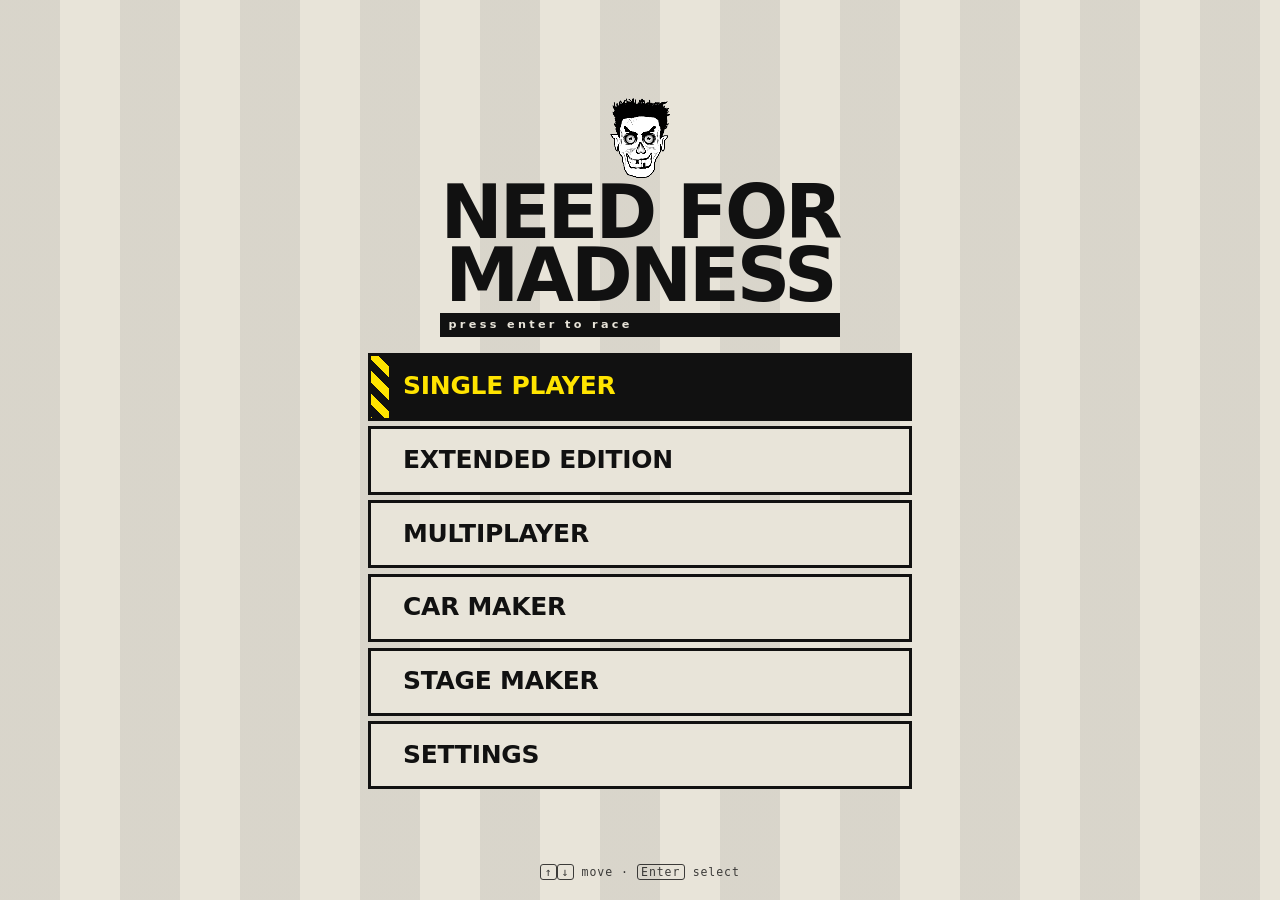
<file: index.html>
<!doctype html>
<html lang="en">
<head>
<meta charset="utf-8">
<meta name="viewport" content="width=device-width, initial-scale=1">
<title>Need for Madness</title>
<!-- The slab tokens, the backdrop and the three animations, shared with
     web/careditor.html. Loaded first so anything below can override it. -->
<link rel="stylesheet" href="./web/styles.css">
<link rel="stylesheet" href="./web/race-ui.css">
<style>
/* ---------------------------------------------------------------------------
   The launcher: menu, single player, multiplayer browser, lobby, settings, and
   the race itself. ONE page, because the lobby holds a live WebRTC connection
   that a navigation would tear down -- see netlobby.js. `data-page` on <body>
   says which screen is up, `race` being the one where the canvases show.

   The visual language is the `slab` theme from web/menu-mockups.html: flat
   outlines, no drop shadows, and the selected box inverts, strobes its border
   and runs a hazard rail down its edge. Every selectable box is `.item`, so
   one `.is-sel` rule covers a menu row, a tall car pane, an option row and the
   chat input alike -- a treatment that only worked on one-line rows would fail
   visibly here.
--------------------------------------------------------------------------- */
:root {
  --fs-title: 3rem;     /* the wordmark */
  --fs-item:  1.5rem;   /* menu rows, row labels */
  --fs-value: 1.5rem;   /* the thing left/right changes */
  --fs-label: 1rem;     /* small caps mono: CAR, STAGE, PLAYERS */
  --fs-meta:  1rem;     /* secondary lines, table cells */
  --fs-stat:  1rem;     /* stat bar names */
  --fs-chat:  1rem;     /* player list + chat log */
  --k-title: 1.55; --k-item: 1.04;
  /* --ink / --paper / --hi / --warn are in web/styles.css */
}
html, body { height: 100%; }
body {
  margin: 0; overflow: hidden; background: var(--paper); color: var(--ink);
  font: 16px/1.4 "Arial Black", "Helvetica Neue", system-ui, sans-serif;
  -webkit-font-smoothing: antialiased;
}

/* ---- shell ---------------------------------------------------------- */
.page {
  position: relative; z-index: 2; height: 100%;
  display: none; flex-direction: column; align-items: center; justify-content: center;
  gap: 1rem; padding: 2.4rem 1rem 3.2rem;
  overflow-y: auto; scrollbar-width: none;
}
.page::-webkit-scrollbar { width: 0; }
.page > * { flex: none; }
body[data-page="menu"]  #page-menu  { display: flex; }
body[data-page="gm"]    #page-gm    { display: flex; }
body[data-page="ext"]   #page-ext   { display: flex; }
body[data-page="sp"]    #page-sp    { display: flex; }
body[data-page="opts"]  #page-opts  { display: flex; }
body[data-page="mp"]    #page-mp    { display: flex; }
body[data-page="lobby"] #page-lobby { display: flex; }
body[data-page="set"]   #page-set   { display: flex; }
.page.settings-open { display: flex; }
.settings-page, body[data-page="set"] #page-set { justify-content: safe center; }

.brand { display: flex; flex-direction: column; align-items: center; gap: .2rem; }
#face { height: 5rem; image-rendering: pixelated; filter: grayscale(1) contrast(2); }
#face:not([src]) { display: none; }
.title { margin: 0; font-size: calc(var(--fs-title) * var(--k-title)); line-height: .85;
         letter-spacing: -.04em; text-transform: uppercase; text-align: center; }
.sub { margin: .35rem 0 0; font-weight: 700; letter-spacing: .3em; font-size: .7rem;
       background: var(--ink); color: var(--paper); padding: .25rem .5rem; }

.menu { list-style: none; margin: 0; padding: 0; display: grid; gap: .35rem; width: min(34rem, 94vw); }
.item {
  position: relative; cursor: pointer; user-select: none;
  display: flex; align-items: center; gap: .9rem;
  padding: .85rem 1.1rem .85rem 2rem;   /* the left inset is the hazard rail's */
  font-size: calc(var(--fs-item) * var(--k-item)); font-weight: 900;
  letter-spacing: -.01em; text-transform: uppercase;
  background: var(--paper); border: 3px solid var(--ink); color: var(--ink);
}
.item .label { flex: 1; }
.item.is-sel {
  background: var(--ink); color: var(--hi);
  animation: slabStrobe .28s steps(2) infinite;
  overflow: hidden;                     /* the rail runs past the box; clip it */
}
/* The hazard rail; its arithmetic is with the keyframes in web/styles.css. */
.item.is-sel::before {
  content: ""; position: absolute; top: -32px; bottom: -32px; left: 0; width: 18px;
  background: repeating-linear-gradient(45deg, var(--hi) 0 8px, var(--ink) 8px 16px);
  animation: hazard .7s linear infinite;
}
.item.off { opacity: .45; cursor: default; }

/* ---- shared page furniture ------------------------------------------ */
.wrap { width: min(54rem, 96vw); display: grid; gap: .55rem; }
.phead {
  display: flex; align-items: baseline; justify-content: space-between; gap: 1rem;
  font: 600 calc(var(--fs-label) * 1.18)/1 ui-monospace, Menlo, Consolas, monospace;
  letter-spacing: .16em; text-transform: uppercase; margin-bottom: .2rem;
}
.rows { list-style: none; margin: 0; padding: 0; display: grid; gap: .5rem; }
/* A UA scrollbar cuts across the design and the 3px borders overhang by
   design, which made panels scroll that had nothing to scroll. */
.scroll { scrollbar-width: none; -ms-overflow-style: none; padding: 4px; }
.scroll::-webkit-scrollbar { width: 0; height: 0; }
.panel { padding: .6rem .75rem .7rem; background: var(--paper); border: 3px dashed var(--ink); }
.ptitle, .gtitle {
  font: 700 var(--fs-label)/1 ui-monospace, Menlo, Consolas, monospace; letter-spacing: .2em;
  text-transform: uppercase; opacity: .55;
}
.gtitle { display: flex; justify-content: space-between; align-items: baseline; margin: .1rem .3rem .5rem; }

/* value rows: left/right changes the value, Enter does nothing */
.pvalue { display: flex; align-items: center; gap: .7rem; font-size: var(--fs-value); font-weight: 700; }
.pvalue .val { flex: 1; }
.ar { opacity: .22; font-size: calc(var(--fs-value) * .78); transition: opacity .12s, transform .12s; }
.is-sel .ar { opacity: 1; }
.is-sel .ar.l { animation: nudgeL .9s ease-in-out infinite; }
.is-sel .ar.r { animation: nudgeR .9s ease-in-out infinite; }
@keyframes nudgeL { 50% { transform: translateX(-4px); } }
@keyframes nudgeR { 50% { transform: translateX(4px); } }

/* ---- single player --------------------------------------------------- */
.pane { align-items: stretch; gap: 1.1rem; padding: .8rem 1rem .8rem 2rem; text-transform: none; }
.thumb { flex: none; width: 12rem; aspect-ratio: 16 / 9; align-self: center;
         position: relative; overflow: hidden; border: 3px solid var(--ink); background: #0b0d13; }
.thumb canvas { position: absolute; display: block; }
/* `display: block` above outranks the UA rule behind the `hidden` attribute --
   a class plus a type beats an attribute -- so the flat fallback map stayed
   visible on top of the 3D one for every stage after the one that drew it. */
.thumb canvas[hidden] { display: none; }
/* A build takes long enough to see, and the frame still holds the LAST stage
   while it runs. Dimming says so, rather than letting the old map read as the
   new one's answer. */
.thumb.busy canvas { opacity: .3; }
/* The car lands at (402, 264) in the game's 800x450 projection space, and that
   space is ABSOLUTE -- the projection centre and focus point are screen
   coordinates, so moving the camera would stop showing what the game's own
   car-select screen shows. Crop to the part the car occupies instead; the 2x
   backing store keeps it sharp under the ~3x magnification. */
.thumb-car canvas { width: 308%; left: -105%; top: -131%; }
.thumb-map canvas { width: 100%; height: 100%; left: 0; top: 0; object-fit: cover; }
.pbody { flex: 1; display: flex; flex-direction: column; justify-content: center; gap: .3rem; min-width: 0; }
.ar.solo { align-self: center; flex: none; }
.pmeta { font: 500 var(--fs-meta)/1.3 ui-monospace, Menlo, Consolas, monospace; opacity: .55; }
.pstats { flex: none; width: calc(var(--fs-stat) * 9.4 + 7rem); display: grid; gap: .3rem; align-content: center; }
.pstat { display: grid; grid-template-columns: calc(var(--fs-stat) * 9.4) 1fr; align-items: center; gap: .5rem;
         font: 500 var(--fs-stat)/1 ui-monospace, Menlo, Consolas, monospace; }
.pstat span { opacity: .6; }
/* The track's dimness is in the COLOUR, not in opacity -- opacity on the track
   multiplies the fill inside it and the two could never differ. */
.pstat .track { display: block; height: 7px; background: color-mix(in srgb, currentColor 16%, transparent); }
.pstat .track i { display: block; height: 100%; background: currentColor; width: var(--v); }
.pane.go { justify-content: center; text-transform: uppercase; letter-spacing: .18em; padding: .85rem 1rem; }
.pane.go .label { flex: none; }
@media (max-width: 46rem) { .pstats { display: none; } }

/* ---- option rows ------------------------------------------------------ */
.orow { padding: .55rem .9rem .55rem 2rem; font-size: calc(var(--fs-item) * .87);
        font-weight: 600; text-transform: none; gap: .9rem; }
.slabel { flex: none; width: 11rem; font: 600 var(--fs-label)/1 ui-monospace, Menlo, Consolas, monospace; opacity: .7; }
.rhint { font: 500 var(--fs-label)/1 ui-monospace, Menlo, Consolas, monospace; opacity: .5; }
.orow .pvalue { flex: 1; font-size: calc(var(--fs-value) * .81); }
#set-rows .pvalue { justify-content: flex-end; }
@media (max-height: 540px) {
  .settings-page, body[data-page="set"] #page-set { padding-top: 1rem; }
  .settings-page .rows, #set-rows { gap: .3rem; }
  .settings-page .orow, #set-rows .orow { min-height: 44px; padding-top: .3rem; padding-bottom: .3rem; }
}

/* ---- multiplayer browser -------------------------------------------- */
.grow { gap: .8rem; text-transform: none; font-size: calc(var(--fs-item) * .87); padding: .6rem .9rem .6rem 2rem; }
.grow .gname { flex: 1; font-weight: 700; font-size: calc(var(--fs-item) * .96);
               white-space: nowrap; overflow: hidden; text-overflow: ellipsis; }
.grow .gcell { flex: none; font: 600 var(--fs-meta)/1 ui-monospace, Menlo, Consolas, monospace; opacity: .7; }
.grow .gcell.w6 { width: 3.6rem; text-align: right; }
.grow .gcell.w12 { width: calc(var(--fs-meta) * 13); white-space: nowrap; overflow: hidden; text-overflow: ellipsis; }
.namerow .pvalue { flex: 1; }
.mplist { list-style: none; margin: 0; padding: 4px; max-height: 22rem; overflow: auto; display: grid; gap: .4rem; }
.empty { font: 500 var(--fs-meta)/1.5 ui-monospace, Menlo, Consolas, monospace; opacity: .55; padding: .8rem .3rem; }
.editbox {
  flex: 1; font: 700 calc(var(--fs-value) * .81)/1 inherit; color: inherit;
  background: color-mix(in srgb, currentColor 10%, transparent);
  border: 0; border-bottom: 2px solid currentColor; padding: .25rem .3rem; min-width: 0; outline: none;
  text-transform: none;
}

/* ---- lobby ----------------------------------------------------------- */
.lobbygrid { display: grid; grid-template-columns: 1.5fr 1fr; gap: .55rem; align-items: stretch; }
@media (max-width: 52rem) { .lobbygrid { grid-template-columns: 1fr; } }
.lobbygrid .panel { display: flex; flex-direction: column; min-height: 16rem; }
.plist { list-style: none; margin: 0; padding: 0; display: grid; gap: .25rem;
         align-content: start; flex: 1; min-height: 0; overflow: auto; }
.prow { display: flex; align-items: center; gap: .6rem; padding: .35rem .5rem;
        font: 600 var(--fs-chat)/1.2 ui-monospace, Menlo, Consolas, monospace; }
.prow .pn { flex: 1; white-space: nowrap; overflow: hidden; text-overflow: ellipsis; }
.prow .pcar { opacity: .6; font-size: calc(var(--fs-chat) * .87); }
.prow.me { background: color-mix(in srgb, currentColor 10%, transparent); }
.chatlog { display: grid; gap: .2rem; align-content: end; flex: 1; min-height: 0; overflow: auto;
           font: 500 calc(var(--fs-chat) * .91)/1.35 ui-monospace, Menlo, Consolas, monospace; }
.chatlog b { opacity: .75; font-weight: 700; }
.chatlog div { opacity: .85; }
.chatrow { padding: .5rem .8rem .5rem 2rem; text-transform: none; font-size: calc(var(--fs-item) * .83); }
.chatrow .ph { opacity: .5; font: 500 var(--fs-label) ui-monospace, Menlo, Consolas, monospace; }
.roomcode { font: 900 calc(var(--fs-value) * 1.1)/1 ui-monospace, Menlo, Consolas, monospace;
            letter-spacing: .25em; background: var(--ink); color: var(--hi); padding: .2rem .5rem; }

/* ---- footer hint + transient message --------------------------------- */
.hint {
  position: fixed; left: 0; right: 0; bottom: 0; z-index: 3;
  padding: .5rem 1rem; text-align: center; color: var(--ink); opacity: .8;
  font: 500 .72rem/1.4 ui-monospace, Menlo, Consolas, monospace; letter-spacing: .08em;
}
.hint kbd { font: inherit; border: 1px solid currentColor; border-radius: 3px; padding: 0 .3em; }
#say {
  position: fixed; z-index: 4; left: 50%; bottom: 3rem; transform: translateX(-50%);
  font: 600 .78rem/1 ui-monospace, Menlo, Consolas, monospace; letter-spacing: .12em;
  padding: .45rem .8rem; background: var(--ink); color: var(--paper);
  opacity: 0; transition: opacity .2s; pointer-events: none; max-width: 90vw; text-align: center;
}
#say.on { opacity: 1; }

/* ---- the race -------------------------------------------------------- */
/* Backing store is 2x while the CSS box stays 800x450, so the GPU rasterizes
   at double resolution; game space is always 800x450 because the vertex shader
   divides by u_size. */
#stage { position: fixed; inset: 0; margin: auto; width: 800px; height: 450px;
         transform-origin: center center; z-index: 5; display: none; }
#stage canvas { position: absolute; left: 0; top: 0; width: 800px; height: 450px; }
/* The 2D overlay carries drawString/drawImage and must sit on top of the
   WebGL geometry -- the HUD is always foreground. */
#overlay { pointer-events: none; }
body[data-page="race"] { background: #000; }
body[data-page="race"] #stage { display: block; }
body[data-page="race"] #bg, body[data-page="race"] .hint { display: none; }
#log {
  position: fixed; left: 0; bottom: 0; right: 0; z-index: 6;
  font: 12px/1.6 ui-monospace, Menlo, Consolas, monospace;
  color: #9f9; background: rgba(0,0,0,.65); padding: 2px 8px; white-space: pre;
  display: none;
}
body[data-page="race"] #log { display: block; }
/* Settings -> Show performance: No leaves the line empty */
body[data-page="race"] #log:empty { display: none; }

@media (prefers-reduced-motion: reduce) {
  /* every selection stays READABLE; it just stops flashing */
  .item.is-sel, .item.is-sel::before, .is-sel .ar, #bg::before {
    animation: none !important;
  }
}
</style>
</head>
<body data-page="menu">

<div id="bg"></div>

<!-- 1 : main menu -->
<div class="page" id="page-menu">
  <div class="brand">
    <img id="face" alt="">
    <div>
      <h1 class="title">Need for<br>Madness</h1>
      <p class="sub" id="brandsub">loading…</p>
    </div>
  </div>
  <ul class="menu" id="menu" role="menu" aria-label="Main menu"></ul>
</div>

<!-- 1b : single player: NFM 1 / NFM 2 career or free play (the Java's maini2) -->
<div class="page" id="page-gm">
  <div class="brand">
    <div><h1 class="title">Single Player</h1></div>
  </div>
  <ul class="menu" id="gm-rows" role="menu" aria-label="Single Player"></ul>
</div>

<!-- 1c : Extended Edition (NFM2 Extended Mode v2.8): its two race modes -->
<div class="page" id="page-ext">
  <div class="brand">
    <div><h1 class="title">Extended Edition</h1></div>
  </div>
  <ul class="menu" id="ext-rows" role="menu" aria-label="Extended Edition"></ul>
</div>

<!-- 2 : single player -->
<div class="page" id="page-sp">
  <div class="wrap">
    <div class="phead"><span>Single Player</span><span>Esc — back</span></div>
    <ul class="rows" id="sp-rows">
      <li class="item pane" data-row="car">
        <span class="thumb thumb-car"><canvas id="carview" width="1600" height="900"></canvas></span>
        <span class="pbody">
          <span class="ptitle">Car</span>
          <span class="pvalue"><b class="ar l">◂</b><span class="val" data-val="car"></span></span>
          <span class="pmeta" data-meta="car"></span>
        </span>
        <span class="pstats" id="carbars"></span>
        <b class="ar r solo">▸</b>
      </li>
      <li class="item pane" data-row="stage">
        <!-- The thumbnail is 12rem wide -- 192 CSS px -- so a 384x216 backing
             store covers a HiDPI display. This view is fill-bound: the camera
             looks straight down at a stage that fills the frame and there is
             no depth buffer, so every triangle is rasterised whether or not
             something later covers it, and the 1600x900 this replaced was
             shading nine times the pixels the frame can show. -->
        <span class="thumb thumb-map">
          <canvas id="mapview" width="384" height="216"></canvas>
          <!-- A canvas keeps one context type for life, so the flat fallback
               map needs its own element rather than a 2D context on the GL one. -->
          <canvas id="mapflat" width="384" height="216" hidden></canvas>
        </span>
        <span class="pbody">
          <span class="ptitle">Stage</span>
          <span class="pvalue"><b class="ar l">◂</b><span class="val" data-val="stage"></span><b class="ar r">▸</b></span>
          <span class="pmeta" data-meta="stage"></span>
        </span>
      </li>
      <li class="item pane" data-act="opts">
        <span class="pbody">
          <span class="ptitle">Race Options</span>
          <span class="pvalue"><span class="val" id="optsum"></span><b class="ar r">▸</b></span>
          <span class="pmeta">Enter to open</span>
        </span>
      </li>
      <li class="item pane go" data-act="go"><span class="label">Start Race</span></li>
    </ul>
  </div>
</div>

<!-- 3 : race options -->
<div class="page" id="page-opts">
  <div class="wrap" style="width:min(40rem,94vw)">
    <div class="phead"><span>Race Options</span><span>Esc — back</span></div>
    <ul class="rows" id="opt-rows"></ul>
  </div>
</div>

<!-- 4 : multiplayer browser -->
<div class="page" id="page-mp">
  <div class="wrap">
    <div class="phead"><span>Multiplayer</span><span>Esc — back</span></div>
    <ul class="rows" id="mp-rows">
      <li class="item namerow orow" data-act="name">
        <span class="slabel">Your name</span>
        <span class="pvalue"><span class="val" id="nameval"></span></span>
        <span class="rhint">Enter to change</span>
      </li>
      <li class="panel">
        <div class="gtitle"><span>Games</span><span id="gcount">looking…</span></div>
        <ul class="mplist" id="gamelist"></ul>
      </li>
      <li class="item grow" data-row="visibility" data-act="host">
        <span class="gname">Host a game</span>
        <span class="pvalue"><b class="ar l">◂</b><span class="val" data-val="visibility"></span><b class="ar r">▸</b></span>
      </li>
      <li class="item grow" data-act="joincode">
        <span class="gname">Join by code</span>
        <span class="rhint">Enter to type a code</span>
      </li>
    </ul>
  </div>
</div>

<!-- 5 : lobby -->
<div class="page" id="page-lobby">
  <div class="wrap">
    <div class="phead">
      <span id="lobby-name">lobby</span>
      <span><span class="roomcode" id="lobby-code"></span> &nbsp;Esc — leave</span>
    </div>
    <div class="lobbygrid">
      <div class="panel">
        <div class="gtitle"><span>Chat</span><span>lobby only</span></div>
        <div class="chatlog scroll" id="chatlog"></div>
      </div>
      <div class="panel">
        <div class="gtitle"><span>Players</span><span id="pcount"></span></div>
        <ul class="plist scroll" id="plist"></ul>
      </div>
    </div>
    <ul class="rows" id="lobby-rows">
      <li class="item orow" data-row="car">
        <span class="slabel">Your car</span>
        <span class="pvalue"><b class="ar l">◂</b><span class="val" data-val="car"></span><b class="ar r">▸</b></span>
      </li>
      <li class="item orow" data-row="stage" data-host="1">
        <span class="slabel">Stage</span>
        <span class="pvalue"><b class="ar l">◂</b><span class="val" data-val="stage"></span><b class="ar r">▸</b></span>
      </li>
      <li class="item orow" data-row="players" data-host="1">
        <span class="slabel">Cars on track</span>
        <span class="pvalue"><b class="ar l">◂</b><span class="val" data-val="players"></span><b class="ar r">▸</b></span>
      </li>
      <li class="item chatrow" data-act="chat">
        <span class="slabel">Say something</span>
        <span class="ph">press Enter to type…</span>
      </li>
      <li class="item pane go" data-act="start"><span class="label" id="startlabel">Start Race</span></li>
    </ul>
  </div>
</div>

<!-- 6 : settings -->
<div class="page" id="page-set">
  <div class="wrap" style="width:min(40rem,94vw)">
    <div class="phead"><span>Settings</span><span>Esc — back</span></div>
    <ul class="rows" id="set-rows"></ul>
  </div>
</div>

<!-- the race -->
<div id="stage">
  <canvas id="gl" width="800" height="450"></canvas>
  <canvas id="overlay" width="800" height="450"></canvas>
</div>
<div id="log"></div>

<div id="say"></div>
<p class="hint" id="hint"></p>

<script type="module" src="./web/launcher.js"></script>
</body>
</html>
</file>
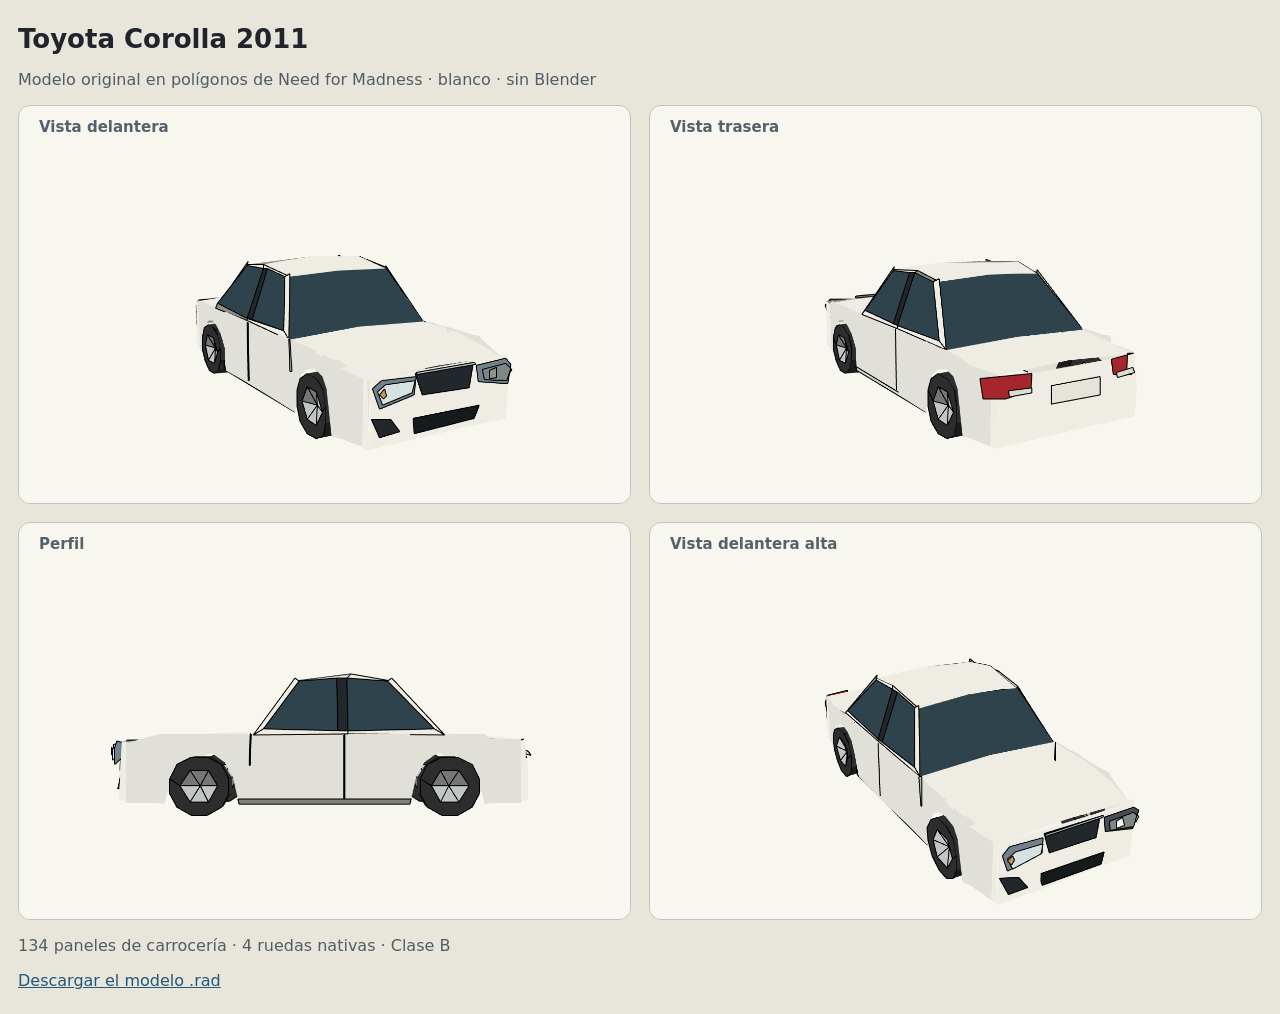
<file: web/corolla-preview.html>
<!doctype html><html lang="es"><meta charset="utf-8"><meta name="viewport" content="width=device-width,initial-scale=1">
<title>Corolla 2011 · Need for Madness</title>
<style>html{background:#e8e5db;color:#20252b;font:16px system-ui}body{margin:24px auto;max-width:1280px;padding:0 18px}h1{font-size:26px;margin:0}p{color:#515d66}.grid{display:grid;grid-template-columns:1fr 1fr;gap:18px}.view{background:#f7f6ef;border:1px solid #bec5c8;border-radius:12px;overflow:hidden}h2{margin:12px 20px 0;font-size:15px;color:#54616a}canvas{display:block;width:100%;aspect-ratio:5/3}a{color:#225779}@media(max-width:640px){.grid{grid-template-columns:1fr}}</style>
<h1>Toyota Corolla 2011</h1><p>Modelo original en polígonos de Need for Madness · blanco · sin Blender</p>
<div class="grid" id="views"></div><p id="status">Cargando…</p>
<p><a href="./cars/Toyota%20Corolla%202011.rad" download>Descargar el modelo .rad</a></p>
<script type="module">
import {ContO} from './ContO.js';import {Medium} from './Medium.js';
import {Trackers} from './Trackers.js';import {Graphics2D} from './graphics.js';
import {problems} from './careditor/rad.js';import {setDrawPhase} from './java.js';
const source=await (await fetch('./cars/Toyota%20Corolla%202011.rad')).text();
const poses=[['Vista delantera',210,12],['Vista trasera',30,12],['Perfil',90,0],['Vista delantera alta',210,24]];
const info=[];
for(const [label,yaw,pitch] of poses){
 const box=document.createElement('section');box.className='view';box.innerHTML='<h2>'+label+'</h2>';
 const g=document.createElement('canvas'),t=document.createElement('canvas');g.width=t.width=1200;g.height=t.height=720;box.append(g);document.getElementById('views').append(box);
 const rd=new Graphics2D(g,t,600,360),m=new Medium();m.loadnew=true;
 const o=new ContO(source,m,new Trackers());o.shadow=false;
 m.w=600;m.h=360;m.cx=300;m.cy=180;m.cz=50;m.focus_point=700;
 m.fadfrom(8000);m.ground=100000;m.iw=m.ih=m.trk=0;
 m.cfade=[215,223,225];m.crs=false;
 const dist=660,cp=m.cos(pitch),sp=m.sin(pitch),cy=m.cos(yaw),sy=m.sin(yaw);
 m.xz=yaw;m.zy=pitch;m.x=-Math.round(m.cx+dist*cp*sy);
 m.y=-Math.round(m.cy+dist*sp)-45;m.z=-Math.round(m.cz+dist*cp*cy);
 function draw(){rd.begin();rd.setColor(247,246,239);rd.fillRect(0,0,600,360);setDrawPhase(true);try{o.d(rd);}finally{setDrawPhase(false);}rd.end();}
 draw();requestAnimationFrame(draw);
 info.push({label,npl:o.npl,radius:o.maxR,issues:problems(source,o),vertices:rd.count});
}
window.corollaInfo=info;document.getElementById('status').textContent=(info[0].npl-76)+' paneles de carrocería · 4 ruedas nativas · Clase B';
</script></html>
</file>
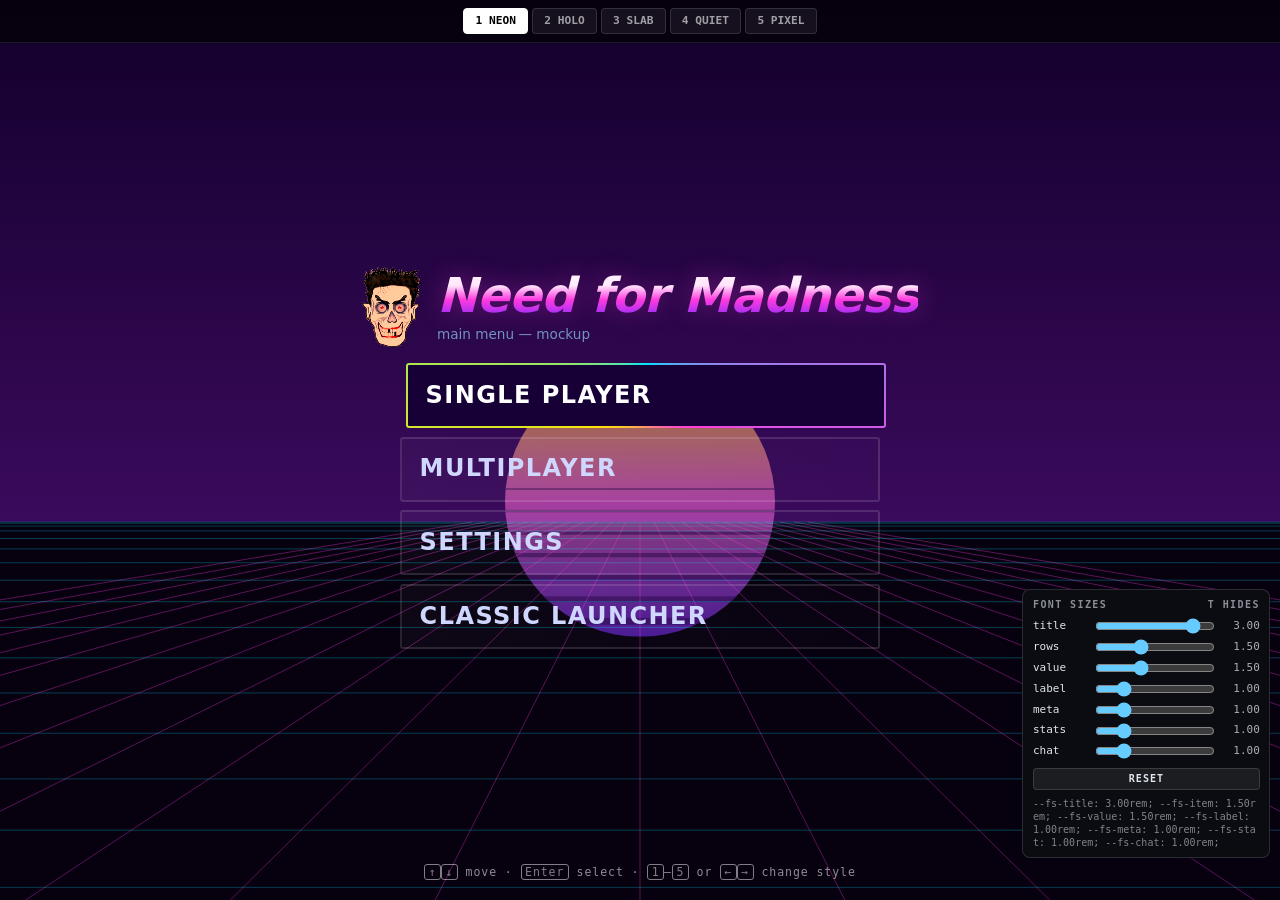
<file: web/menu-mockups.html>
<!doctype html>
<html lang="en">
<head>
<meta charset="utf-8">
<meta name="viewport" content="width=device-width, initial-scale=1">
<title>NFM — menu mockups</title>
<style>
/* ---------------------------------------------------------------------------
   Mockups of the keyboard-first launcher, in five visual styles swapped by
   [data-style] on <body>. Pages: main menu, single player, race options,
   multiplayer browser, lobby.

   The point of the exercise is the SELECTION treatment. It has to be readable
   from across a room with no pointer on screen, and the SAME treatment has to
   work on four box shapes: a menu row, a tall car pane, a half-height option
   row, and a chat input. That is why they are all `.item` — every style's
   `.item.is-sel` rule applies to all of them unchanged, and a treatment that
   only works on a one-line row fails visibly here.

   There is no selection caret. The box itself says which one is focused.
   Selection animation is pure CSS keyframes; only the backdrops use JS.
--------------------------------------------------------------------------- */
/* Every font size in the mockup comes from one of these seven variables, so
   the tuning panel at bottom right can drive them live. A style that wants
   different proportions sets a MULTIPLIER (--k-*) rather than a size, which
   is what keeps the sliders meaningful in all five styles. */
:root {
  --fs-title: 3rem;     /* the wordmark */
  --fs-item:  1.5rem;   /* menu rows, row labels */
  --fs-value: 1.5rem;   /* the thing left/right changes */
  --fs-label: 1rem;     /* small caps mono: CAR, STAGE, PLAYERS */
  --fs-meta:  1rem;     /* secondary lines, table cells */
  --fs-stat:  1rem;     /* stat bar names */
  --fs-chat:  1rem;     /* player list + chat log */
}
* { box-sizing: border-box; }
html, body { height: 100%; }
body {
  margin: 0; overflow: hidden; color: #fff;
  font: 16px/1.4 system-ui, sans-serif;
  background: #05060a;
  -webkit-font-smoothing: antialiased;
}
#bg { position: fixed; inset: 0; width: 100%; height: 100%; display: block; z-index: 0; }

/* ---- shell ---------------------------------------------------------- */
.page {
  position: relative; z-index: 2; height: 100%;
  display: none; flex-direction: column; align-items: center; justify-content: center;
  gap: 1rem; padding: 4.2rem 1rem 3.2rem;
  overflow-y: auto; scrollbar-width: none;
}
.page::-webkit-scrollbar { width: 0; }
.page > * { flex: none; }
body[data-page="menu"]  #page-menu  { display: flex; }
body[data-page="sp"]    #page-sp    { display: flex; }
body[data-page="opts"]  #page-opts  { display: flex; }
body[data-page="mp"]    #page-mp    { display: flex; }
body[data-page="lobby"] #page-lobby { display: flex; }

.brand { display: flex; align-items: center; gap: 1rem; }
#face { height: 5rem; image-rendering: pixelated; }
#face:not([src]) { display: none; }
.title { margin: 0; font-size: calc(var(--fs-title) * var(--k-title, 1)); line-height: 1; letter-spacing: .02em; }
.sub { margin: .35rem 0 0; font-size: .85rem; opacity: .65; }

.menu { list-style: none; margin: 0; padding: 0; display: grid; gap: .55rem; width: min(30rem, 92vw); }
.item {
  position: relative; cursor: pointer; user-select: none;
  display: flex; align-items: center; gap: .9rem;
  padding: .85rem 1.1rem; font-size: calc(var(--fs-item) * var(--k-item, 1)); font-weight: 600;
  letter-spacing: .06em; text-transform: uppercase;
}
.item .label { flex: 1; }

/* ---- shared page furniture ------------------------------------------ */
.wrap { width: min(54rem, 96vw); display: grid; gap: .55rem; }
.phead {
  display: flex; align-items: baseline; justify-content: space-between; gap: 1rem;
  font: 600 calc(var(--fs-label) * 1.18)/1 ui-monospace, Menlo, Consolas, monospace; letter-spacing: .16em;
  text-transform: uppercase; opacity: .75; margin-bottom: .2rem;
}
.rows { list-style: none; margin: 0; padding: 0; display: grid; gap: .5rem; }
/* A UA scrollbar cuts across every one of these styles, and the pixel style's
   4px block borders overflow their box by design, which made panels scroll
   that had nothing to scroll. Scroll silently, with room for the overhang. */
.scroll { scrollbar-width: none; -ms-overflow-style: none; padding: 4px; }
.scroll::-webkit-scrollbar { width: 0; height: 0; }
.panel { padding: .6rem .75rem .7rem; }
.ptitle, .gtitle {
  font: 700 var(--fs-label)/1 ui-monospace, Menlo, Consolas, monospace; letter-spacing: .2em;
  text-transform: uppercase; opacity: .55;
}
.gtitle { display: flex; justify-content: space-between; align-items: baseline; margin: .1rem .3rem .5rem; }

/* value rows: left/right changes the value, Enter does nothing */
.pvalue { display: flex; align-items: center; gap: .7rem; font-size: var(--fs-value); font-weight: 700; }
.pvalue .val { flex: 1; }
.ar { opacity: .22; font-size: calc(var(--fs-value) * .78); transition: opacity .12s, transform .12s; }
.is-sel .ar { opacity: 1; }
.is-sel .ar.l { animation: nudgeL .9s ease-in-out infinite; }
.is-sel .ar.r { animation: nudgeR .9s ease-in-out infinite; }
@keyframes nudgeL { 50% { transform: translateX(-4px); } }
@keyframes nudgeR { 50% { transform: translateX(4px); } }

/* ---- single player --------------------------------------------------- */
/* Wide, short, vertically stacked. Panes are NOT a uniform height: the car
   pane is as tall as its stat column needs. */
.pane { align-items: stretch; gap: 1.1rem; padding: .8rem 1rem; text-transform: none; }
.thumb { flex: none; width: 9rem; align-self: stretch; min-height: 4.4rem; position: relative; overflow: hidden; }
/* placeholder art — a car silhouette and a track map, no engine involved */
.thumb-car::after {
  content: ""; position: absolute; left: 8%; right: 8%; top: 32%; height: 40%;
  background: currentColor; opacity: .55;
  clip-path: polygon(0 62%, 9% 34%, 27% 30%, 40% 8%, 66% 8%, 78% 32%, 97% 40%, 100% 66%, 88% 66%, 84% 88%, 68% 88%, 64% 66%, 34% 66%, 30% 88%, 14% 88%, 10% 66%);
}
.thumb-map::after {
  content: ""; position: absolute; inset: 20%;
  border: .5rem solid currentColor; opacity: .45;
  border-radius: 46% 22% 40% 26%;
}
.thumb-opts::after { content: "\2699"; position: absolute; inset: 0; display: grid; place-items: center;
                     font-size: 2rem; opacity: .5; }
.pbody { flex: 1; display: flex; flex-direction: column; justify-content: center; gap: .3rem; min-width: 0; }
/* the car pane's right chevron lives outside the body, so it sits hard against
   the pane edge with the stat column between it and the name */
.ar.solo { align-self: center; flex: none; }
.pmeta { font: 500 var(--fs-meta)/1.3 ui-monospace, Menlo, Consolas, monospace; opacity: .55; }

/* stats: right-hand column, one bar per row, stacked — same shape as the
   deployed launcher's car card. This is what makes the car pane the tall one. */
.pstats { flex: none; width: calc(var(--fs-stat) * 9.4 + 7rem); display: grid; gap: .3rem; align-content: center; }
/* the label column scales with the stat font, or the slider overflows it */
.pstat { display: grid; grid-template-columns: calc(var(--fs-stat) * 9.4) 1fr; align-items: center; gap: .5rem;
         font: 500 var(--fs-stat)/1 ui-monospace, Menlo, Consolas, monospace; }
.pstat span { opacity: .6; }
/* the track's dimness is in the COLOUR, not in opacity — opacity on the track
   multiplies the fill inside it and the two can never differ */
.pstat .track { display: block; height: 7px; background: color-mix(in srgb, currentColor 16%, transparent); }
.pstat .track i { display: block; height: 100%; background: currentColor; width: var(--v); }
.pane.go { justify-content: center; text-transform: uppercase; letter-spacing: .18em;
           padding: .85rem 1rem; }
.pane.go .label { flex: none; }

/* ---- options: its own page, so the SP screen never scrolls ----------- */
.orow { padding: .55rem .9rem; font-size: calc(var(--fs-item) * .87); font-weight: 600; text-transform: none; gap: .9rem; }
/* One size for every row label and inline hint — "Your name", "Say
   something", "Enter to change" and the option labels all read as the same
   kind of text, so they are the same size. */
.slabel { flex: none; width: 11rem; font: 600 var(--fs-label)/1 ui-monospace, Menlo, Consolas, monospace; opacity: .7; }
.rhint { font: 500 var(--fs-label)/1 ui-monospace, Menlo, Consolas, monospace; opacity: .5; }
.orow .pvalue { flex: 1; font-size: calc(var(--fs-value) * .81); }
.ohint { font: 500 calc(var(--fs-meta) * .96)/1.3 ui-monospace, Menlo, Consolas, monospace; opacity: .45; margin-top: .3rem; }

/* ---- multiplayer browser -------------------------------------------- */
.grow { gap: .8rem; text-transform: none; font-size: calc(var(--fs-item) * .87); padding: .6rem .9rem; }
.grow .gname { flex: 1; font-weight: 700; font-size: calc(var(--fs-item) * .96); }
.grow .gcell { flex: none; font: 600 var(--fs-meta)/1 ui-monospace, Menlo, Consolas, monospace; opacity: .7; }
.grow .gcell.w6 { width: 3.4rem; text-align: right; }
.grow .gcell.w12 { width: calc(var(--fs-meta) * 13); white-space: nowrap; overflow: hidden; text-overflow: ellipsis; }
.namerow .pvalue { flex: 1; }
.namerow .gcell, .grow .gcell.right { margin-left: auto; }
.lock { opacity: .8; }
.mplist { max-height: 24rem; overflow: auto; display: grid; gap: .4rem; }
.namerow .val, .coderow .val { font-weight: 700; }
.editbox {
  flex: 1; font: 700 calc(var(--fs-value) * .81)/1 inherit; color: inherit; background: color-mix(in srgb, currentColor 10%, transparent);
  border: 0; border-bottom: 2px solid currentColor; padding: .25rem .3rem; min-width: 0; outline: none;
}

/* ---- lobby ----------------------------------------------------------- */
/* chat leads and is the wider of the two; both panels are the same height */
.lobbygrid { display: grid; grid-template-columns: 1.5fr 1fr; gap: .55rem; align-items: stretch; }
@media (max-width: 52rem) { .lobbygrid { grid-template-columns: 1fr; } }
.lobbygrid .panel { display: flex; flex-direction: column; min-height: 24.75rem; }
.plist { list-style: none; margin: 0; padding: 0; display: grid; gap: .25rem;
         align-content: start; flex: 1; min-height: 0; overflow: auto; }
.prow { display: flex; align-items: center; gap: .6rem; padding: .35rem .5rem;
        font: 600 var(--fs-chat)/1.2 ui-monospace, Menlo, Consolas, monospace; }
.prow .pn { flex: 1; white-space: nowrap; overflow: hidden; text-overflow: ellipsis; }
.prow .pcar { opacity: .6; font-size: calc(var(--fs-chat) * .87); }
.prow.me { background: color-mix(in srgb, currentColor 10%, transparent); }
/* Ready state is carried by weight and border, not by a filled swatch: a
   filled badge needs to know the page's background colour to keep its text
   legible, and there are five different backgrounds here. */
.badge { font: 700 calc(var(--fs-chat) * .71)/1 ui-monospace, Menlo, Consolas, monospace; letter-spacing: .12em;
         padding: .22rem .45rem; border: 1px dashed currentColor; opacity: .45; }
.badge.on { border-style: solid; border-width: 2px; opacity: 1;
            background: color-mix(in srgb, currentColor 14%, transparent); }
.chatlog { display: grid; gap: .2rem; align-content: end; flex: 1; min-height: 0; overflow: auto;
           font: 500 calc(var(--fs-chat) * .91)/1.35 ui-monospace, Menlo, Consolas, monospace; }
.chatlog b { opacity: .75; font-weight: 700; }
.chatlog div { opacity: .85; }
.chatrow { padding: .5rem .8rem; text-transform: none; font-size: calc(var(--fs-item) * .83); }
.chatrow .ph { opacity: .5; font: 500 var(--fs-label) ui-monospace, Menlo, Consolas, monospace; }

/* ---- chrome (of the mockup, not of the design) ----------------------- */
.hint {
  position: fixed; left: 0; right: 0; bottom: 0; z-index: 3;
  padding: .5rem 1rem; text-align: center;
  font: 500 .72rem/1.4 ui-monospace, Menlo, Consolas, monospace;
  letter-spacing: .08em; opacity: .55;
}
.hint kbd { font: inherit; border: 1px solid currentColor; border-radius: 3px; padding: 0 .3em; opacity: .9; }
.styles {
  position: fixed; top: 0; left: 0; right: 0; z-index: 4;
  display: flex; gap: .25rem; justify-content: center; flex-wrap: wrap;
  padding: .5rem; background: #000a; backdrop-filter: blur(6px);
  border-bottom: 1px solid #ffffff1a;
  font: 600 .7rem/1 ui-monospace, Menlo, Consolas, monospace; letter-spacing: .1em;
}
.styles button {
  background: #ffffff10; color: #fff9; border: 1px solid #ffffff20; border-radius: 4px;
  padding: .4rem .7rem; cursor: pointer; font: inherit; text-transform: uppercase;
}
.styles button:hover { color: #fff; }
.styles button[aria-current="true"] { background: #fff; color: #000; border-color: #fff; }
#say {
  position: fixed; z-index: 4; left: 50%; bottom: 3rem; transform: translateX(-50%);
  font: 600 .78rem/1 ui-monospace, Menlo, Consolas, monospace; letter-spacing: .12em;
  padding: .45rem .8rem; border-radius: 3px; background: #000a; color: #fff;
  opacity: 0; transition: opacity .2s;
}
#say.on { opacity: 1; }

/* the font tuning panel — mockup furniture, deliberately style-agnostic */
#tune {
  position: fixed; right: .6rem; bottom: 2.6rem; z-index: 5; width: 15.5rem;
  background: #0b0d12ee; color: #dfe4ee; border: 1px solid #ffffff22; border-radius: 8px;
  padding: .5rem .6rem .55rem; backdrop-filter: blur(6px);
  font: 500 11px/1.3 ui-monospace, Menlo, Consolas, monospace;
}
#tune.off { display: none; }
#tune h4 { margin: 0 0 .4rem; font-size: 10px; letter-spacing: .14em; text-transform: uppercase; opacity: .6;
           display: flex; justify-content: space-between; }
#tune .t { display: grid; grid-template-columns: 3.4rem 1fr 2.6rem; align-items: center; gap: .35rem; margin: .18rem 0; }
#tune input[type=range] { width: 100%; height: 14px; accent-color: #6cf; }
#tune .n { text-align: right; opacity: .75; }
#tune .btns { display: flex; gap: .3rem; margin-top: .45rem; }
#tune button {
  flex: 1; font: 600 10px ui-monospace, monospace; letter-spacing: .1em; text-transform: uppercase;
  background: #ffffff12; color: #dfe4ee; border: 1px solid #ffffff22; border-radius: 4px;
  padding: .3rem; cursor: pointer;
}
#tune #css { margin-top: .4rem; font-size: 10px; opacity: .55; word-break: break-all; user-select: all; }
.item.fired { animation: fired .18s steps(2) 2 !important; }
@keyframes fired { 50% { filter: brightness(3) saturate(0); } }

/* =====================================================================
   1. NEON — arcade attract mode. Selection is a conic gradient racing
   around the border with the fill flashing between two hues.
   ===================================================================== */
body[data-style="neon"] { background: #0a0118; font-family: "Trebuchet MS", system-ui, sans-serif; }
body[data-style="neon"] { --k-title: 1; }
body[data-style="neon"] .title {
  font-weight: 800; font-style: italic; letter-spacing: -.01em;
  background: linear-gradient(180deg, #fff 30%, #ff3ce0 60%, #7b2bff 100%);
  -webkit-background-clip: text; background-clip: text; color: transparent;
  text-shadow: 0 0 26px #ff3ce055;
}
body[data-style="neon"] .sub, body[data-style="neon"] .phead { color: #9df; }
body[data-style="neon"] .item {
  background: linear-gradient(90deg, #ffffff08, #ffffff03);
  border: 2px solid #ffffff1f; border-radius: 3px;
  color: #cfd7ff; transition: color .12s, transform .12s;
}
body[data-style="neon"] .panel { background: #12002ba8; border: 1px dashed #ffffff22; border-radius: 3px; }
body[data-style="neon"] .thumb { border: 1px solid #ffffff22; background: #ffffff08; color: #7ef; }
/* The border is a conic gradient painted into the BORDER box, with the fill
   over the padding box — nothing to clip. An earlier version spun an
   oversized pseudo-element and it escaped the item. @property is what makes
   the angle animatable; without it the gradient is static and still reads. */
@property --neonA { syntax: '<angle>'; inherits: false; initial-value: 0deg; }
body[data-style="neon"] .item.is-sel {
  color: #fff; transform: translateX(6px); border-color: transparent;
  background:
    linear-gradient(#170036, #170036) padding-box,
    conic-gradient(from var(--neonA), #00e5ff, #ff3ce0, #ffe600, #00e5ff) border-box;
  animation: neonFill 1s steps(1) infinite, neonSpin 1.4s linear infinite;
}
@keyframes neonSpin { to { --neonA: 360deg; } }
@keyframes neonFill {
  0%, 100% { box-shadow: 0 0 22px #ff3ce066, inset 0 0 20px #ff3ce033; }
  50%      { box-shadow: 0 0 34px #00e5ff88, inset 0 0 26px #00e5ff33; }
}

/* =====================================================================
   2. HOLO — frosted glass with an iridescent film. Selection lights the
   panel, drifts a prismatic wash across it and sweeps a sheen.
   ===================================================================== */
body[data-style="holo"] { background: #060a14; font-family: "Segoe UI", system-ui, sans-serif; }
body[data-style="holo"] { --k-title: 1; }
body[data-style="holo"] .title {
  font-weight: 300; letter-spacing: .04em; color: #eaf6ff;
  text-shadow: 0 0 30px #7ad7ff55;
}
body[data-style="holo"] .sub, body[data-style="holo"] .phead { color: #9fd6ea; }
body[data-style="holo"] .item {
  background: linear-gradient(135deg, #ffffff12, #ffffff05);
  border: 1px solid #ffffff26; border-radius: 14px; color: #dff0f7;
  backdrop-filter: blur(9px); font-weight: 500; letter-spacing: .04em;
  box-shadow: inset 0 1px 0 #ffffff33, 0 8px 26px #00000055;
  transition: transform .16s ease, border-color .16s ease;
  overflow: hidden;
}
body[data-style="holo"] .panel {
  background: linear-gradient(135deg, #ffffff0e, #ffffff04); border: 1px solid #ffffff1c;
  border-radius: 16px; backdrop-filter: blur(9px);
}
body[data-style="holo"] .thumb { border: 1px solid #ffffff22; border-radius: 10px; background: #ffffff0a; color: #8fe6ff; }
body[data-style="holo"] .item.is-sel {
  color: #fff; border-color: #ffffff88; transform: translateY(-2px);
  box-shadow: inset 0 1px 0 #ffffff66, 0 10px 34px #16d0ff33, 0 0 0 1px #ffffff33;
}
/* the prismatic film */
body[data-style="holo"] .item.is-sel::before {
  content: ""; position: absolute; inset: 0; opacity: .5; mix-blend-mode: screen;
  background: linear-gradient(115deg, #ff2fd6 0%, #7a5cff 25%, #00e5ff 50%, #4dffb8 75%, #ffd166 100%);
  background-size: 300% 100%;
  animation: holoDrift 5s ease-in-out infinite alternate;
}
/* the sheen */
body[data-style="holo"] .item.is-sel::after {
  content: ""; position: absolute; top: 0; bottom: 0; width: 45%;
  background: linear-gradient(100deg, #fff0, #ffffff55, #fff0);
  animation: holoSheen 2.6s linear infinite;
}
body[data-style="holo"] .item > * { position: relative; z-index: 1; }
@keyframes holoDrift { from { background-position: 0% 0; } to { background-position: 100% 0; } }
@keyframes holoSheen { 0% { left: -50%; } 100% { left: 105%; } }

/* =====================================================================
   3. SLAB — brutalist. No drop shadows anywhere: the boxes are flat outlines,
   and the selected one inverts, strobes its BORDER, and runs a hazard rail
   down the edge.
   ===================================================================== */
body[data-style="slab"] { background: #e8e4d9; color: #111;
  font-family: "Arial Black", "Helvetica Neue", system-ui, sans-serif; }
body[data-style="slab"] .brand { flex-direction: column; gap: .2rem; }
body[data-style="slab"] #face { filter: grayscale(1) contrast(2); }
body[data-style="slab"] { --k-title: 1.55; --k-item: 1.04; }
body[data-style="slab"] .title { letter-spacing: -.04em; line-height: .85;
  text-transform: uppercase; }
body[data-style="slab"] .sub { opacity: 1; font-weight: 700; letter-spacing: .3em;
  font-size: .7rem; background: #111; color: #e8e4d9; padding: .25rem .5rem; }
body[data-style="slab"] .phead { color: #111; }
body[data-style="slab"] .menu { width: min(34rem, 94vw); gap: .35rem; }
body[data-style="slab"] .item {
  background: #e8e4d9; border: 3px solid #111; color: #111;
  font-weight: 900; letter-spacing: -.01em;
  padding-left: 2rem;                       /* room for the hazard rail */
}
body[data-style="slab"] .panel { background: #e8e4d9; border: 3px dashed #111; }
body[data-style="slab"] .thumb { border: 3px solid #111; }
body[data-style="slab"] .item.is-sel {
  background: #111; color: #ffe400;
  animation: slabStrobe .28s steps(2) infinite;
  overflow: hidden;                    /* the rail runs past the box; clip it */
}
/* The rail scrolls with a TRANSFORM, on an element that overhangs the box by
   more than one period. Animating background-position instead put the phase
   on subpixel boundaries every frame and the stripe seam visibly twitched.
   45° stripes with a 16px period repeat exactly every 22.63px of travel
   (16 / sin45), so one period of translate is a seamless loop. */
body[data-style="slab"] .item.is-sel::before {
  content: ""; position: absolute; top: -32px; bottom: -32px; left: 0; width: 18px;
  background: repeating-linear-gradient(45deg, #ffe400 0 8px, #111 8px 16px);
  animation: hazard .7s linear infinite;
}
/* the strobe that used to live on the drop shadow, now on the border itself */
@keyframes slabStrobe { 0% { border-color: #ffe400; } 100% { border-color: #ff3b00; } }
@keyframes hazard { from { transform: translateY(0); } to { transform: translateY(-22.627px); } }
body[data-style="slab"] .hint { color: #111; opacity: .8; }
body[data-style="slab"] .styles { background: #111e; }

/* =====================================================================
   4. QUIET — the sober one. Light, flat, generous; nothing decorative.
   Selection is an accent rail that grows, a lift, and a soft ring — the
   only style here that a thirty-row settings screen survives.
   ===================================================================== */
body[data-style="quiet"] { background: #eef1f5; color: #1b2027;
  font-family: system-ui, "Segoe UI", sans-serif; }
body[data-style="quiet"] { --k-title: .92; --k-item: .91; }
body[data-style="quiet"] .title { font-weight: 700; letter-spacing: -.02em;
  text-transform: none; color: #10141a; }
body[data-style="quiet"] .sub { color: #5d6773; opacity: 1; }
body[data-style="quiet"] .phead { color: #5d6773; }
body[data-style="quiet"] .item {
  background: #fff; border: 1px solid #dde2e9; border-radius: 12px; color: #1b2027;
  font-weight: 600; letter-spacing: .01em; text-transform: none;
  box-shadow: 0 1px 2px #0f172a0d;
  transition: transform .12s ease, box-shadow .12s ease, border-color .12s ease;
  overflow: hidden;
}
body[data-style="quiet"] .panel { background: #fff; border: 1px solid #dde2e9; border-radius: 12px;
  box-shadow: 0 1px 2px #0f172a0d; }
body[data-style="quiet"] .panel .item { background: #f7f9fb; border-color: #e6eaf0; border-radius: 8px; box-shadow: none; }
body[data-style="quiet"] .thumb { background: #f2f5f9; border: 1px solid #e6eaf0; border-radius: 8px; color: #7c8899; }
body[data-style="quiet"] .item.is-sel {
  border-color: #2f7df6; transform: translateY(-1px);
  box-shadow: 0 6px 18px #2f7df626, 0 0 0 3px #2f7df61f;
  animation: quietRing 2s ease-in-out infinite;
}
body[data-style="quiet"] .item.is-sel::before {
  content: ""; position: absolute; left: 0; top: 0; bottom: 0; width: 4px; background: #2f7df6;
  animation: quietRail .18s ease-out;
}
body[data-style="quiet"] .item.is-sel .val,
body[data-style="quiet"] .item.is-sel .ar { color: #1c56b8; }
body[data-style="quiet"] .pstat .track i { background: #2f7df6; }
@keyframes quietRing {
  0%, 100% { box-shadow: 0 6px 18px #2f7df626, 0 0 0 3px #2f7df61f; }
  50%      { box-shadow: 0 8px 22px #2f7df633, 0 0 0 5px #2f7df614; }
}
@keyframes quietRail { from { transform: scaleY(0); } to { transform: scaleY(1); } }
body[data-style="quiet"] .hint { color: #5d6773; }
body[data-style="quiet"] .styles { background: #10141ae6; }

/* =====================================================================
   5. PIXEL — 16-bit console UI. Every edge is a 4px block, every
   animation is on steps(), nothing eases. Selection inverts the box and
   marches a dithered fill through it.
   ===================================================================== */
body[data-style="pix"] { background: #0f1020; font-family: ui-monospace, Menlo, Consolas, monospace; }
body[data-style="pix"] { --k-title: .73; --k-item: .87; }
body[data-style="pix"] .title { font-weight: 700; letter-spacing: .04em; color: #ffe98a;
  text-shadow: 4px 4px 0 #b3306b, 8px 8px 0 #00000055;
  animation: pixTitle .8s steps(2) infinite;
}
body[data-style="pix"] .sub, body[data-style="pix"] .phead { color: #7fe3c0; letter-spacing: .16em; }
body[data-style="pix"] #face { transform: scale(1.05); }
body[data-style="pix"] .item {
  background: #1b1e3a; color: #cfd4ff; border: 0; border-radius: 0;
  font-weight: 700; letter-spacing: .08em;
  /* a blocky border with notched corners, the way a tile-drawn frame looks */
  box-shadow: 0 -4px 0 #4a4f8f, 0 4px 0 #4a4f8f, -4px 0 0 #4a4f8f, 4px 0 0 #4a4f8f;
  margin: 4px;
}
body[data-style="pix"] .panel {
  background: #15173080; margin: 4px;
  box-shadow: 0 -4px 0 #33376b, 0 4px 0 #33376b, -4px 0 0 #33376b, 4px 0 0 #33376b;
}
body[data-style="pix"] .thumb { background: #0f1020; color: #7fe3c0;
  box-shadow: 0 -4px 0 #4a4f8f, 0 4px 0 #4a4f8f, -4px 0 0 #4a4f8f, 4px 0 0 #4a4f8f; margin: 4px; }
body[data-style="pix"] .item.is-sel {
  background: #ffe98a; color: #12142c;
  box-shadow: 0 -4px 0 #fff, 0 4px 0 #fff, -4px 0 0 #fff, 4px 0 0 #fff;
  animation: pixFlash .4s steps(2) infinite;
  overflow: hidden;
}
/* the dither marching through the fill */
body[data-style="pix"] .item.is-sel::before {
  content: ""; position: absolute; inset: 0; opacity: .2;
  background-image:
    linear-gradient(45deg, #12142c 25%, transparent 25%, transparent 75%, #12142c 75%),
    linear-gradient(45deg, #12142c 25%, transparent 25%, transparent 75%, #12142c 75%);
  background-size: 8px 8px; background-position: 0 0, 4px 4px;
  animation: pixMarch .5s steps(4) infinite;
}
body[data-style="pix"] .item > * { position: relative; z-index: 1; }
body[data-style="pix"] .item.is-sel .ar { animation: none; }
@keyframes pixFlash {
  0%, 100% { box-shadow: 0 -4px 0 #fff, 0 4px 0 #fff, -4px 0 0 #fff, 4px 0 0 #fff; }
  50%      { box-shadow: 0 -4px 0 #ff6ad5, 0 4px 0 #ff6ad5, -4px 0 0 #ff6ad5, 4px 0 0 #ff6ad5; }
}
@keyframes pixMarch { to { background-position: 8px 0, 12px 4px; } }
@keyframes pixTitle { 50% { text-shadow: 4px 4px 0 #b3306b, 8px 8px 0 #00000055, 0 0 12px #ffe98a66; } }
body[data-style="pix"] .hint { color: #7fe3c0; }

@media (prefers-reduced-motion: reduce) {
  /* every selection stays READABLE; it just stops flashing */
  .item.is-sel, .item.is-sel::before, .item.is-sel::after,
  .is-sel .ar, .item.fired, .title { animation: none !important; }
}
</style>
</head>
<body data-style="neon" data-page="menu">

<canvas id="bg"></canvas>
<nav class="styles" id="styles"></nav>

<!-- page 1 : main menu -->
<div class="page" id="page-menu">
  <div class="brand">
    <img id="face" alt="">
    <div>
      <h1 class="title">Need for Madness</h1>
      <p class="sub">main menu — mockup</p>
    </div>
  </div>
  <ul class="menu" id="menu" role="menu" aria-label="Main menu"></ul>
</div>

<!-- page 2 : single player -->
<div class="page" id="page-sp">
  <div class="wrap">
    <div class="phead"><span>Single Player</span><span>Esc — back</span></div>
    <ul class="rows" id="sp-rows"></ul>
  </div>
</div>

<!-- page 3 : race options (its own page, so the SP screen never scrolls) -->
<div class="page" id="page-opts">
  <div class="wrap" style="width:min(40rem,94vw)">
    <div class="phead"><span>Race Options</span><span>Esc — back</span></div>
    <ul class="rows" id="opt-rows"></ul>
  </div>
</div>

<!-- page 4 : multiplayer browser -->
<div class="page" id="page-mp">
  <div class="wrap">
    <div class="phead"><span>Multiplayer</span><span>Esc — back</span></div>
    <ul class="rows" id="mp-rows"></ul>
  </div>
</div>

<!-- page 5 : lobby -->
<div class="page" id="page-lobby">
  <div class="wrap">
    <div class="phead"><span id="lobby-name">Evan's game</span><span id="lobby-meta">public · Esc — leave</span></div>
    <div class="lobbygrid">
      <div class="panel">
        <div class="gtitle"><span>Chat</span><span>lobby only</span></div>
        <div class="chatlog scroll" id="chatlog"></div>
      </div>
      <div class="panel">
        <div class="gtitle"><span>Players</span><span id="pcount">4 / 8</span></div>
        <ul class="plist scroll" id="plist"></ul>
      </div>
    </div>
    <ul class="rows" id="lobby-rows"></ul>
  </div>
</div>

<div id="tune"></div>
<div id="say"></div>
<p class="hint" id="hint"></p>

<script type="module">
const STYLES = [
  ['neon',  'Neon'],
  ['holo',  'Holo'],
  ['slab',  'Slab'],
  ['quiet', 'Quiet'],
  ['pix',   'Pixel'],
];

const MENU = ['Single Player', 'Multiplayer', 'Settings', 'Classic Launcher'];

/* Placeholder data — a GUI study; nothing is wired to the port. */
const STAT_NAMES = ['Top Speed', 'Acceleration', 'Handling', 'Stunts', 'Strength', 'Damage'];
const CARS = [
  { n: 'MAX Revenge', m: 'Class B · 4 stunts', s: [.92, .55, .70, .40, .80, .60] },
  { n: 'Radical One', m: 'Class A · 3 stunts', s: [1,   .40, .55, .75, .50, .45] },
  { n: 'Formula 7',   m: 'Class A · 2 stunts', s: [1,   .30, .95, .20, .35, .30] },
  { n: 'Nimi 6',      m: 'Class C · 5 stunts', s: [.60, .80, .50, .60, .90, .80] },
];
const STAGES = [
  { n: 'Stage 1 — Sunny Day', m: '8 checkpoints · easy' },
  { n: 'Stage 3 — Rooftops',  m: '12 checkpoints · medium' },
  { n: 'Stage 9 — The Loop',  m: '15 checkpoints · hard' },
];
/* every left/right row in the whole mockup, in one registry */
const V = {
  car:     { vals: CARS,   at: 0 },
  stage:   { vals: STAGES, at: 0 },
  opp:     { vals: ['none', '3', '5', '7'], at: 3 },
  laps:    { vals: ['1', '2', '3', '4', '5'], at: 2 },
  diff:    { vals: ['easy', 'normal', 'hard'], at: 1 },
  music:   { vals: ['off', 'quiet', 'loud'], at: 1 },
  damage:  { vals: ['off', 'normal', 'realistic'], at: 1 },
  mirror:  { vals: ['off', 'on'], at: 0 },
  privacy: { vals: ['public', 'private (password)'], at: 0 },
  slots:   { vals: ['4 players', '6 players', '8 players'], at: 2 },
  mycar:   { vals: CARS,   at: 1 },
  lstage:  { vals: STAGES, at: 1 },
  llaps:   { vals: ['1', '2', '3', '4', '5'], at: 2 },
};
const vtext = (k) => { const v = V[k].vals[V[k].at]; return v.n ?? v; };

const GAMES = [
  { n: "Evan's game",   p: '3/8', s: 'Stage 3 — Rooftops',  ping: '24ms', lock: false },
  { n: 'wipeout',       p: '7/8', s: 'Stage 9 — The Loop',  ping: '58ms', lock: false },
  { n: 'noobs only',    p: '2/4', s: 'Stage 1 — Sunny Day', ping: '31ms', lock: false },
  { n: 'clan practice', p: '5/6', s: 'Stage 6 — Skyline',   ping: '112ms', lock: true },
  { n: 'stunt jam',     p: '1/8', s: 'Stage 4 — Dockyard',  ping: '46ms', lock: false },
];
const PLAYERS = [
  { n: 'evan',      car: 'Radical One', host: true,  ready: true,  me: true },
  { n: 'byrd',      car: 'MAX Revenge', host: false, ready: true },
  { n: 'sk8rboi99', car: 'Formula 7',   host: false, ready: false },
  { n: 'guest_41',  car: 'Nimi 6',      host: false, ready: false },
];
const CHAT = [
  ['byrd', 'hey'],
  ['sk8rboi99', 'can we do rooftops'],
  ['evan', 'stage 3 it is'],
  ['guest_41', 'one sec, picking a car'],
  ['byrd', 'ready when you are'],
];
let myName = 'evan';

/* ---- markup --------------------------------------------------------- */
const H = (s) => s;                                    // just for readability
const valueBits = (k) => `<span class="pvalue"><b class="ar l">◂</b><span class="val" data-val="${k}"></span><b class="ar r">▸</b></span>`;

document.getElementById('menu').innerHTML = MENU.map((t, i) => `
  <li class="item" role="menuitem" tabindex="-1" data-act="menu:${i}"><span class="label">${t}</span></li>`).join('');

document.getElementById('sp-rows').innerHTML = H(`
  <li class="item pane" data-row="car">
    <span class="thumb thumb-car"></span>
    <span class="pbody">
      <span class="ptitle">Car</span>
      <span class="pvalue"><b class="ar l">◂</b><span class="val" data-val="car"></span></span>
      <span class="pmeta" data-meta="car"></span>
    </span>
    <span class="pstats">${STAT_NAMES.map(n =>
      `<span class="pstat"><span>${n}</span><span class="track"><i data-bar></i></span></span>`).join('')}</span>
    <b class="ar r solo">▸</b>
  </li>
  <li class="item pane" data-row="stage">
    <span class="thumb thumb-map"></span>
    <span class="pbody">
      <span class="ptitle">Stage</span>${valueBits('stage')}
      <span class="pmeta" data-meta="stage"></span>
    </span>
  </li>
  <li class="item pane" data-act="opts">
    <span class="thumb thumb-opts"></span>
    <span class="pbody">
      <span class="ptitle">Options</span>
      <span class="pvalue"><span class="val" id="optsum"></span><b class="ar r">▸</b></span>
      <span class="pmeta">Enter to open</span>
    </span>
  </li>
  <li class="item pane go" data-act="go"><span class="label">Start Race</span></li>`);

const OPT_ROWS = [
  ['opp', 'Opponents'], ['laps', 'Laps'], ['diff', 'Difficulty'],
  ['damage', 'Damage'], ['music', 'Music'], ['mirror', 'Mirror mode'],
];
document.getElementById('opt-rows').innerHTML = OPT_ROWS.map(([k, label]) => `
  <li class="item orow" data-row="${k}"><span class="slabel">${label}</span>${valueBits(k)}</li>`).join('') + `
  <li class="item orow" data-act="back" style="justify-content:center"><span class="label" style="flex:none">Done</span></li>`;

document.getElementById('mp-rows').innerHTML = H(`
  <li class="item namerow" data-act="name">
    <span class="slabel">Your name</span>
    <span class="pvalue"><span class="val" id="nameval"></span></span>
    <span class="rhint">Enter to change</span>
  </li>
  <li class="panel">
    <div class="gtitle"><span>Public games</span><span id="gcount"></span></div>
    <ul class="mplist scroll" id="gamelist"></ul>
  </li>
  <li class="item grow" data-row="privacy" data-act="create">
    <span class="gname">Create game</span>${valueBits('privacy')}
  </li>
`);

document.getElementById('gamelist').innerHTML = GAMES.map((g, i) => `
  <li class="item grow" data-act="join:${i}">
    <span class="gname">${g.lock ? '<span class="lock">🔒</span> ' : ''}${g.n}</span>
    <span class="gcell w12">${g.s}</span>
    <span class="gcell w6">${g.p}</span>
    <span class="gcell w6">${g.ping}</span>
  </li>`).join('');
document.getElementById('gcount').textContent = `${GAMES.length} games · Enter to join`;

document.getElementById('lobby-rows').innerHTML = H(`
  <li class="item orow" data-row="mycar"><span class="slabel">Your car</span>${valueBits('mycar')}</li>
  <li class="item orow" data-row="lstage"><span class="slabel">Stage <b style="opacity:.5">(host)</b></span>${valueBits('lstage')}</li>
  <li class="item orow" data-row="llaps"><span class="slabel">Laps <b style="opacity:.5">(host)</b></span>${valueBits('llaps')}</li>
  <li class="item chatrow" data-act="chat">
    <span class="slabel">Say something</span>
    <span class="ph" id="chatph">press Enter to type…</span>
  </li>
  <li class="item pane go" data-act="start"><span class="label" id="startlabel">Start Race</span></li>`);

function paintLobby() {
  document.getElementById('plist').innerHTML = PLAYERS.map(p => `
    <li class="prow${p.me ? ' me' : ''}">
      <span class="pn">${p.host ? '★ ' : ''}${p.n}${p.me ? ' <b style="opacity:.5">(you)</b>' : ''}</span>
      <span class="pcar">${p.me ? vtext('mycar') : p.car}</span>
      <span class="badge${p.ready ? ' on' : ''}">${p.ready ? '✓ READY' : 'WAITING'}</span>
    </li>`).join('');
  document.getElementById('pcount').textContent = `${PLAYERS.length} / 8`;
  document.getElementById('chatlog').innerHTML = CHAT.map(([who, msg]) =>
    `<div><b>${who}:</b> ${msg}</div>`).join('');
  const log = document.getElementById('chatlog'); log.scrollTop = log.scrollHeight;
  const ready = PLAYERS.filter(p => p.ready).length;
  // host starts whenever — the count is information, not a gate
  document.getElementById('startlabel').textContent = `Start Race — ${ready}/${PLAYERS.length} ready`;
}

/* ---- state ---------------------------------------------------------- */
const PAGE_IDS = ['menu', 'sp', 'opts', 'mp', 'lobby'];
const BACK = { sp: 'menu', opts: 'sp', mp: 'menu', lobby: 'mp' };
const PAGES = {};
for (const id of PAGE_IDS) {
  const root = document.getElementById('page-' + id);
  PAGES[id] = { root, items: [...root.querySelectorAll('.item')], sel: 0 };
}
const page = () => PAGES[document.body.dataset.page];

function paintValues() {
  document.querySelectorAll('[data-val]').forEach(el => { el.textContent = vtext(el.dataset.val); });
  document.querySelector('[data-meta="car"]').textContent = CARS[V.car.at].m;
  document.querySelector('[data-meta="stage"]').textContent = STAGES[V.stage.at].m;
  document.querySelectorAll('[data-bar]').forEach((el, i) => {
    el.style.setProperty('--v', Math.round(CARS[V.car.at].s[i] * 100) + '%');
  });
  document.getElementById('optsum').textContent =
    `${vtext('opp')} opponents · ${vtext('laps')} laps · ${vtext('diff')}`;
  document.getElementById('nameval').textContent = myName;
  paintLobby();
}
function draw() {
  for (const p of Object.values(PAGES)) {
    p.items.forEach((el, i) => {
      const on = i === p.sel;
      el.classList.toggle('is-sel', on);
      el.setAttribute('aria-selected', on);
    });
  }
  const k = document.body.dataset.page;
  document.getElementById('hint').innerHTML =
    k === 'menu'  ? '<kbd>↑</kbd><kbd>↓</kbd> move · <kbd>Enter</kbd> select · <kbd>1</kbd>–<kbd>5</kbd> or <kbd>←</kbd><kbd>→</kbd> change style'
  : k === 'sp'    ? '<kbd>↑</kbd><kbd>↓</kbd> move · <kbd>←</kbd><kbd>→</kbd> change value · <kbd>Enter</kbd> open options / start · <kbd>Esc</kbd> back'
  : k === 'opts'  ? '<kbd>↑</kbd><kbd>↓</kbd> move · <kbd>←</kbd><kbd>→</kbd> change value · <kbd>Esc</kbd> back'
  : k === 'mp'    ? '<kbd>↑</kbd><kbd>↓</kbd> move · <kbd>Enter</kbd> join / create · <kbd>←</kbd><kbd>→</kbd> public–private · <kbd>Esc</kbd> back'
  :                 '<kbd>↑</kbd><kbd>↓</kbd> move · <kbd>←</kbd><kbd>→</kbd> change · <kbd>Enter</kbd> chat / start · <kbd>Esc</kbd> leave';
}
function move(d) {
  const p = page();
  p.sel = (p.sel + d + p.items.length) % p.items.length;   // wraps, like the game's menus
  draw();
  p.items[p.sel].scrollIntoView({ block: 'nearest' });
}
function goPage(name) { document.body.dataset.page = name; draw(); }

let sayTimer;
function say(msg) {
  const el = document.getElementById('say');
  el.textContent = msg; el.classList.add('on');
  clearTimeout(sayTimer);
  sayTimer = setTimeout(() => el.classList.remove('on'), 1600);
}

/* an inline single-field editor, so naming yourself never leaves the keyboard */
function editInline(host, initial, done, prefix) {
  const slot = host.querySelector('.pvalue') || host;
  const old = slot.innerHTML;
  slot.innerHTML = (prefix ? `<span class="slabel">${prefix}</span>` : '') +
                   `<input class="editbox" value="${initial}">`;
  const input = slot.querySelector('input');
  input.focus(); input.select();
  const finish = (commit) => {
    const v = input.value.trim();
    slot.innerHTML = old;
    paintValues();
    if (commit && v) done(v);
  };
  input.addEventListener('keydown', (e) => {
    e.stopPropagation();
    if (e.key === 'Enter') finish(true);
    if (e.key === 'Escape') finish(false);
  });
  input.addEventListener('blur', () => finish(false));
}

function fire() {
  const p = page(), el = p.items[p.sel], act = el.dataset.act;
  if (!act) return;                       // value rows: left/right is the whole interaction
  el.classList.remove('fired'); void el.offsetWidth; el.classList.add('fired');
  const [cmd, arg] = act.split(':');
  switch (cmd) {
    case 'menu':
      if (+arg === 0) return goPage('sp');
      if (+arg === 1) return goPage('mp');
      return say(`→ ${MENU[+arg]} (not mocked up yet)`);
    case 'opts':  return goPage('opts');
    case 'back':  return goPage(BACK[document.body.dataset.page]);
    case 'go':    return say(`→ race: ${vtext('car')} on ${vtext('stage')}`);
    case 'name':  return editInline(el, myName, (v) => { myName = v; paintValues(); say(`→ name set to ${v}`); });
    case 'join': {
      const g = GAMES[+arg];
      const enter = () => {
        document.getElementById('lobby-name').textContent = g.n;
        document.getElementById('lobby-meta').textContent = `${g.lock ? 'private' : 'public'} · Esc — leave`;
        goPage('lobby');
      };
      // a private game asks for its password in place; there is no separate
      // "join by code" row to get lost in
      if (g.lock) return editInline(el, '', enter, 'password');
      return enter();
    }
    case 'create':
      document.getElementById('lobby-name').textContent = `${myName}'s game`;
      document.getElementById('lobby-meta').textContent = `${vtext('privacy')} · Esc — leave`;
      return goPage('lobby');
    case 'chat':
      return editInline(el, '', (v) => { CHAT.push([myName, v]); paintValues(); });
    case 'start': {
      const ready = PLAYERS.filter(p => p.ready).length;
      return say(`→ launching with ${ready}/${PLAYERS.length} ready`);
    }
  }
}

// left/right changes the focused row's value; on the menu page the axis is
// spare, so the mockup borrows it to flip styles.
function sideways(d) {
  if (document.body.dataset.page === 'menu') return cycleStyle(d);
  const k = page().items[page().sel].dataset.row;
  if (!k || !V[k]) return;
  V[k].at = (V[k].at + d + V[k].vals.length) % V[k].vals.length;
  paintValues();
}

/* ---- style switching ------------------------------------------------ */
const strip = document.getElementById('styles');
strip.innerHTML = STYLES.map(([k, n], i) => `<button data-k="${k}">${i + 1} ${n}</button>`).join('');
function setStyle(k) {
  document.body.dataset.style = k;
  [...strip.children].forEach(b => b.setAttribute('aria-current', b.dataset.k === k));
  bgReset();
  if (calm.matches) BG[k]?.(innerWidth, innerHeight);
}
strip.addEventListener('click', (e) => {
  const b = e.target.closest('button');
  if (b) { setStyle(b.dataset.k); b.blur(); }
});
function cycleStyle(d) {
  const i = STYLES.findIndex(([k]) => k === document.body.dataset.style);
  setStyle(STYLES[(i + d + STYLES.length) % STYLES.length][0]);
}

/* ---- input ---------------------------------------------------------- */
addEventListener('keydown', (e) => {
  if (e.target.tagName === 'INPUT') return;      // an inline editor owns the keyboard
  switch (e.key) {
    case 'ArrowUp':    case 'w': case 'W': move(-1); break;
    case 'ArrowDown':  case 's': case 'S': move(+1); break;
    case 'ArrowLeft':  case 'a': case 'A': sideways(-1); break;
    case 'ArrowRight': case 'd': case 'D': sideways(+1); break;
    case 'Enter': case ' ': fire(); break;
    case 'Escape': case 'Backspace': {
      const b = BACK[document.body.dataset.page];
      if (b) goPage(b);
      break;
    }
    case 't': case 'T': document.getElementById('tune').classList.toggle('off'); break;
    case 'Home': page().sel = 0; draw(); break;
    case 'End':  page().sel = page().items.length - 1; draw(); break;
    default:
      if (e.key >= '1' && e.key <= String(STYLES.length)) setStyle(STYLES[+e.key - 1][0]);
      else return;
  }
  e.preventDefault();
});
// pointer is secondary: hover moves the selection so mouse and keyboard never
// disagree about what is focused.
for (const p of Object.values(PAGES)) {
  p.root.addEventListener('mousemove', (e) => {
    const li = e.target.closest('.item');
    const i = li ? p.items.indexOf(li) : -1;
    if (i >= 0 && i !== p.sel) { p.sel = i; draw(); }
  });
  p.root.addEventListener('click', (e) => { if (e.target.closest('.item')) fire(); });
}

/* ---- font tuning panel ---------------------------------------------- */
/* Seven sliders, one per kind of text. Values live on :root, so they apply
   across every page and style at once; per-style differences are multipliers
   in the CSS and ride along. `t` hides the panel. */
const FS = [
  ['title', 'title', 3],
  ['item',  'rows',  1.5],
  ['value', 'value', 1.5],
  ['label', 'label', 1],
  ['meta',  'meta',  1],
  ['stat',  'stats', 1],
  ['chat',  'chat',  1],
];
const tune = document.getElementById('tune');
tune.innerHTML = `<h4><span>Font sizes</span><span>T hides</span></h4>` + FS.map(([k, label, def]) => `
  <div class="t"><span>${label}</span>
    <input type="range" id="fs-${k}" min=".4" max="3.4" step=".01" value="${def}">
    <span class="n" id="fsn-${k}">${def.toFixed(2)}</span></div>`).join('') + `
  <div class="btns"><button id="fs-reset">reset</button></div>
  <div id="css"></div>`;

function applyFS(k, v) {
  document.documentElement.style.setProperty(`--fs-${k}`, v + 'rem');
  document.getElementById(`fsn-${k}`).textContent = (+v).toFixed(2);
}
function fsReadout() {
  const parts = FS.map(([k]) => `--fs-${k}: ${(+document.getElementById('fs-' + k).value).toFixed(2)}rem;`);
  document.getElementById('css').textContent = parts.join(' ');
  localStorage.setItem('nfm-fs', JSON.stringify(FS.map(([k]) => document.getElementById('fs-' + k).value)));
}
for (const [k] of FS) {
  const el = document.getElementById('fs-' + k);
  el.addEventListener('input', () => { applyFS(k, el.value); fsReadout(); });
  // a focused range would eat the arrow keys the whole mockup runs on
  el.addEventListener('keydown', (e) => e.stopPropagation());
}
document.getElementById('fs-reset').addEventListener('click', () => {
  FS.forEach(([k, , def]) => { document.getElementById('fs-' + k).value = def; applyFS(k, def); });
  fsReadout();
});
try {
  const saved = JSON.parse(localStorage.getItem('nfm-fs') || 'null');
  if (Array.isArray(saved)) FS.forEach(([k], i) => {
    if (saved[i] != null) { document.getElementById('fs-' + k).value = saved[i]; applyFS(k, saved[i]); }
  });
} catch {}
fsReadout();

/* ---- backdrops ------------------------------------------------------ */
const cv = document.getElementById('bg');
const cx = cv.getContext('2d');
let t = 0, streaks = [];
function resize() {
  const dpr = Math.min(devicePixelRatio || 1, 2);
  cv.width  = Math.floor(innerWidth  * dpr);
  cv.height = Math.floor(innerHeight * dpr);
  cx.setTransform(dpr, 0, 0, dpr, 0, 0);
}
addEventListener('resize', resize);
resize();
function bgReset() {
  streaks = Array.from({ length: 60 }, () => ({
    x: Math.random() * innerWidth, y: Math.random() * innerHeight,
    v: 4 + Math.random() * 14, l: 30 + Math.random() * 140,
  }));
}

const BG = {
  // synthwave horizon: a receding grid under a banded sun
  neon(w, h) {
    const hz = h * .58;
    const g = cx.createLinearGradient(0, 0, 0, hz);
    g.addColorStop(0, '#12002b'); g.addColorStop(1, '#3a0a5c');
    cx.fillStyle = g; cx.fillRect(0, 0, w, hz);
    cx.fillStyle = '#07000f'; cx.fillRect(0, hz, w, h - hz);

    const sr = h * .15, scx = w / 2, scy = hz - sr * .15;
    cx.globalAlpha = .55;                    // the menu sits over it
    const sg = cx.createLinearGradient(0, scy - sr, 0, scy + sr);
    sg.addColorStop(0, '#ffe600'); sg.addColorStop(.5, '#ff6ad5'); sg.addColorStop(1, '#7b2bff');
    cx.save();
    cx.beginPath(); cx.arc(scx, scy, sr, 0, Math.PI * 2); cx.clip();
    cx.fillStyle = sg; cx.fillRect(scx - sr, scy - sr, sr * 2, sr * 2);
    cx.fillStyle = '#2b0748';                // bands painted, not cut
    for (let i = 0; i < 7; i++) cx.fillRect(scx - sr, scy - sr * .1 + i * sr * .16, sr * 2, i * .9 + 1.5);
    cx.restore();
    cx.globalAlpha = 1;

    cx.strokeStyle = '#ff3ce055'; cx.lineWidth = 1;
    for (let i = -12; i <= 12; i++) {
      cx.beginPath(); cx.moveTo(w / 2 + i * 14, hz); cx.lineTo(w / 2 + i * w * .16, h); cx.stroke();
    }
    cx.strokeStyle = '#00e5ff44';
    for (let i = 0; i < 16; i++) {
      const f = ((i + (t * .012) % 1) / 16) ** 2.6;
      const y = hz + f * (h - hz);
      cx.beginPath(); cx.moveTo(0, y); cx.lineTo(w, y); cx.stroke();
    }
  },
  // iridescent haze: three slow washes plus a drifting light bar
  holo(w, h) {
    cx.fillStyle = '#060a14'; cx.fillRect(0, 0, w, h);
    const blob = (x, y, r, c) => {
      const g = cx.createRadialGradient(x, y, 0, x, y, r);
      g.addColorStop(0, c); g.addColorStop(1, '#060a1400');
      cx.fillStyle = g; cx.fillRect(0, 0, w, h);
    };
    blob(w * .28 + Math.sin(t * .004) * 120, h * .32, h * .8, '#16d0ff2e');
    blob(w * .74 + Math.cos(t * .003) * 120, h * .66, h * .7, '#b44dff28');
    blob(w * .5  + Math.sin(t * .002) * 200, h * .9,  h * .6, '#2bffc422');
    cx.save();
    cx.translate(((t * .5) % (w + 400)) - 200, 0);
    cx.rotate(-.22);
    const lg = cx.createLinearGradient(0, 0, 260, 0);
    lg.addColorStop(0, '#ffffff00'); lg.addColorStop(.5, '#ffffff10'); lg.addColorStop(1, '#ffffff00');
    cx.fillStyle = lg; cx.fillRect(0, -h, 260, h * 3);
    cx.restore();
  },
  // paper: a slow vertical sweep, everything else is CSS
  slab(w, h) {
    cx.fillStyle = '#e8e4d9'; cx.fillRect(0, 0, w, h);
    cx.save();
    cx.globalAlpha = .07; cx.fillStyle = '#111';
    cx.translate(-((t * .6) % 120), 0);
    for (let x = -120; x < w + 240; x += 120) cx.fillRect(x, 0, 60, h);
    cx.restore();
  },
  // near-white with two very slow tinted washes; deliberately almost nothing
  quiet(w, h) {
    cx.fillStyle = '#eef1f5'; cx.fillRect(0, 0, w, h);
    const blob = (x, y, r, c) => {
      const g = cx.createRadialGradient(x, y, 0, x, y, r);
      g.addColorStop(0, c); g.addColorStop(1, '#eef1f500');
      cx.fillStyle = g; cx.fillRect(0, 0, w, h);
    };
    blob(w * .25 + Math.sin(t * .003) * 60, h * .3, h * .7, '#2f7df618');
    blob(w * .78 + Math.cos(t * .0025) * 60, h * .75, h * .6, '#12b88614');
  },
  // a scrolling starfield on a 4px grid — everything snaps to whole blocks
  pix(w, h) {
    cx.fillStyle = '#0f1020'; cx.fillRect(0, 0, w, h);
    const G = 4, snap = (v) => Math.round(v / G) * G;
    const off = snap((t * .5) % (w + 200));
    for (const s of streaks) {
      const x = ((s.x - off * (s.v / 18)) % (w + 40) + w + 40) % (w + 40) - 20;
      cx.fillStyle = s.v > 12 ? '#7fe3c0' : '#4a4f8f';
      cx.fillRect(snap(x), snap(s.y), G * (s.v > 12 ? 2 : 1), G);
    }
    // a chunky dither band along the bottom, like a tiled floor
    cx.fillStyle = '#1b1e3a';
    for (let x = 0; x < w; x += 8) {
      for (let y = h - 40; y < h; y += 8) {
        if (((x / 8 + y / 8) | 0) % 2 === 0) cx.fillRect(x, y, 8, 8);
      }
    }
  },
};

const calm = matchMedia('(prefers-reduced-motion: reduce)');
/* The backdrops drift slowly enough that 20fps is indistinguishable from the
   display rate, and redrawing a full-screen canvas is the single biggest CPU
   cost on this page. `t` advances by 3 per drawn frame so every backdrop keeps
   the speed it had at 60fps. */
const BG_MS = 50;
let lastBg = -1e9;
function frame(now) {
  requestAnimationFrame(frame);
  if (now - lastBg < BG_MS) return;
  lastBg = now;
  t += 3;
  BG[document.body.dataset.style]?.(innerWidth, innerHeight);
}
// under reduced motion the backdrop is drawn once per style change / resize
if (!calm.matches) requestAnimationFrame(frame);
else addEventListener('resize', () => BG[document.body.dataset.style]?.(innerWidth, innerHeight));

/* the pixel face from images.zip — decorative, so a failure is silent */
import('./preview.js')
  .then(m => m.faceURL())
  .then(u => { document.getElementById('face').src = u; })
  .catch(() => {});

/* ?style=pix&page=lobby&sel=2 — so a screenshot can be taken of any state */
const q = new URLSearchParams(location.search);
if (PAGE_IDS.includes(q.get('page'))) document.body.dataset.page = q.get('page');
if (q.has('sel')) {
  const p = page();
  p.sel = Math.min(Math.max(+q.get('sel') | 0, 0), p.items.length - 1);
}
setStyle(STYLES.some(([k]) => k === q.get('style')) ? q.get('style') : 'neon');
paintValues();
draw();
</script>
</body>
</html>
</file>
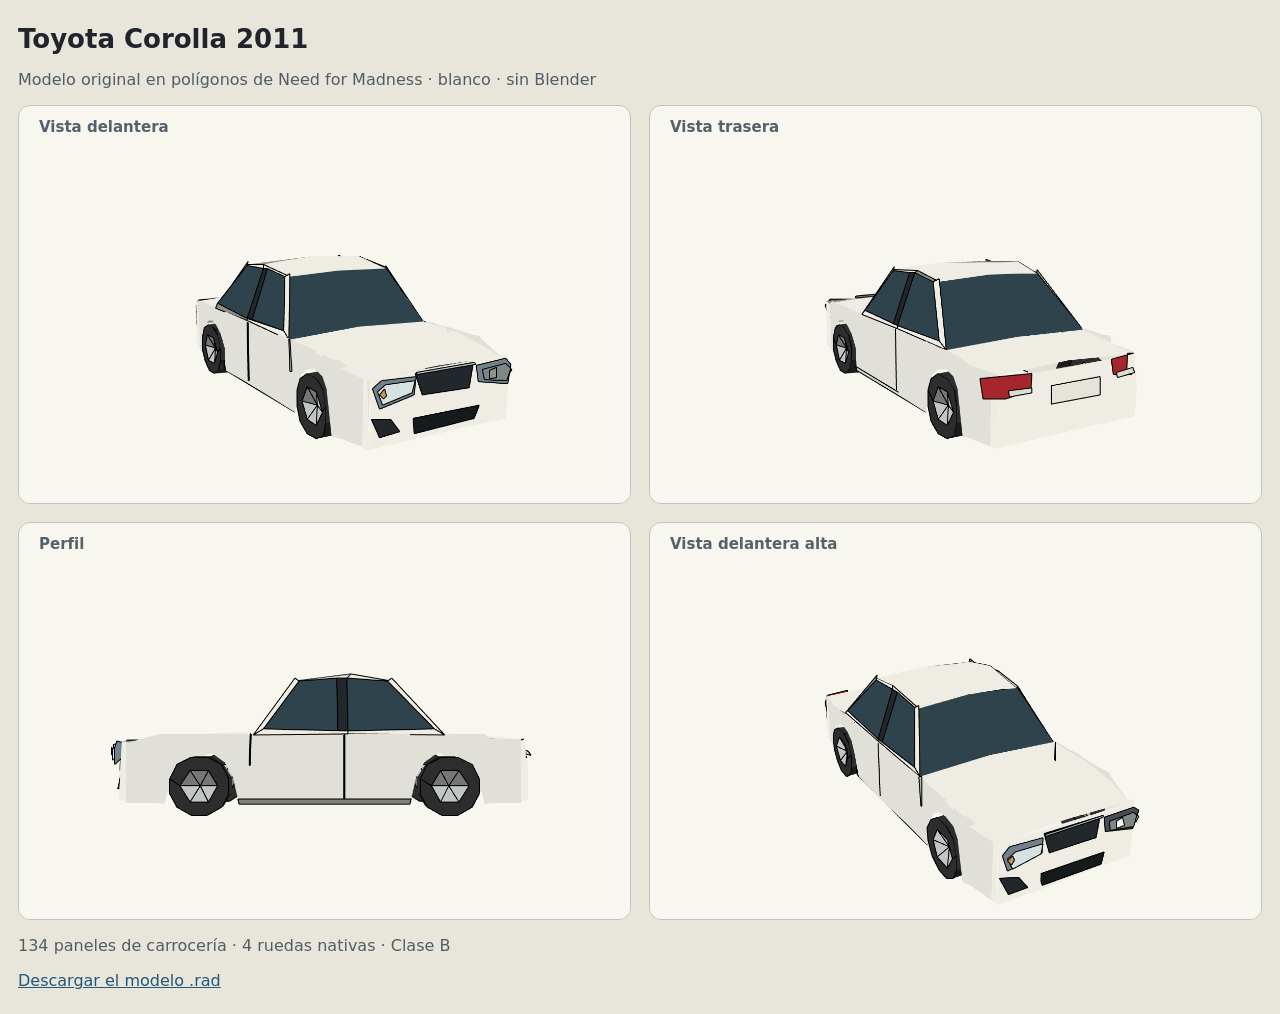
<file: output/corolla-2011/preview.html>
<!doctype html><html lang="es"><meta charset="utf-8"><meta name="viewport" content="width=device-width,initial-scale=1">
<title>Corolla 2011 · Need for Madness</title>
<style>html{background:#e8e5db;color:#20252b;font:16px system-ui}body{margin:24px auto;max-width:1280px;padding:0 18px}h1{font-size:26px;margin:0}p{color:#515d66}.grid{display:grid;grid-template-columns:1fr 1fr;gap:18px}.view{background:#f7f6ef;border:1px solid #bec5c8;border-radius:12px;overflow:hidden}h2{margin:12px 20px 0;font-size:15px;color:#54616a}canvas{display:block;width:100%;aspect-ratio:5/3}a{color:#225779}@media(max-width:640px){.grid{grid-template-columns:1fr}}</style>
<h1>Toyota Corolla 2011</h1><p>Modelo original en polígonos de Need for Madness · blanco · sin Blender</p>
<div class="grid" id="views"></div><p id="status">Cargando…</p>
<p><a href="Toyota%20Corolla%202011.rad" download>Descargar el modelo .rad</a></p>
<script type="module">
import {ContO} from '../../web/ContO.js';import {Medium} from '../../web/Medium.js';
import {Trackers} from '../../web/Trackers.js';import {Graphics2D} from '../../web/graphics.js';
import {problems} from '../../web/careditor/rad.js';import {setDrawPhase} from '../../web/java.js';
const source=await (await fetch('./Toyota%20Corolla%202011.rad')).text();
const poses=[['Vista delantera',210,12],['Vista trasera',30,12],['Perfil',90,0],['Vista delantera alta',210,24]];
const info=[];
for(const [label,yaw,pitch] of poses){
 const box=document.createElement('section');box.className='view';box.innerHTML='<h2>'+label+'</h2>';
 const g=document.createElement('canvas'),t=document.createElement('canvas');g.width=t.width=1200;g.height=t.height=720;box.append(g);document.getElementById('views').append(box);
 const rd=new Graphics2D(g,t,600,360),m=new Medium();m.loadnew=true;
 const o=new ContO(source,m,new Trackers());o.shadow=false;
 m.w=600;m.h=360;m.cx=300;m.cy=180;m.cz=50;m.focus_point=700;
 m.fadfrom(8000);m.ground=100000;m.iw=m.ih=m.trk=0;
 m.cfade=[215,223,225];m.crs=false;
 const dist=660,cp=m.cos(pitch),sp=m.sin(pitch),cy=m.cos(yaw),sy=m.sin(yaw);
 m.xz=yaw;m.zy=pitch;m.x=-Math.round(m.cx+dist*cp*sy);
 m.y=-Math.round(m.cy+dist*sp)-45;m.z=-Math.round(m.cz+dist*cp*cy);
 function draw(){rd.begin();rd.setColor(247,246,239);rd.fillRect(0,0,600,360);setDrawPhase(true);try{o.d(rd);}finally{setDrawPhase(false);}rd.end();}
 draw();requestAnimationFrame(draw);
 info.push({label,npl:o.npl,radius:o.maxR,issues:problems(source,o),vertices:rd.count});
}
window.corollaInfo=info;document.getElementById('status').textContent=(info[0].npl-76)+' paneles de carrocería · 4 ruedas nativas · Clase B';
</script></html>
</file>
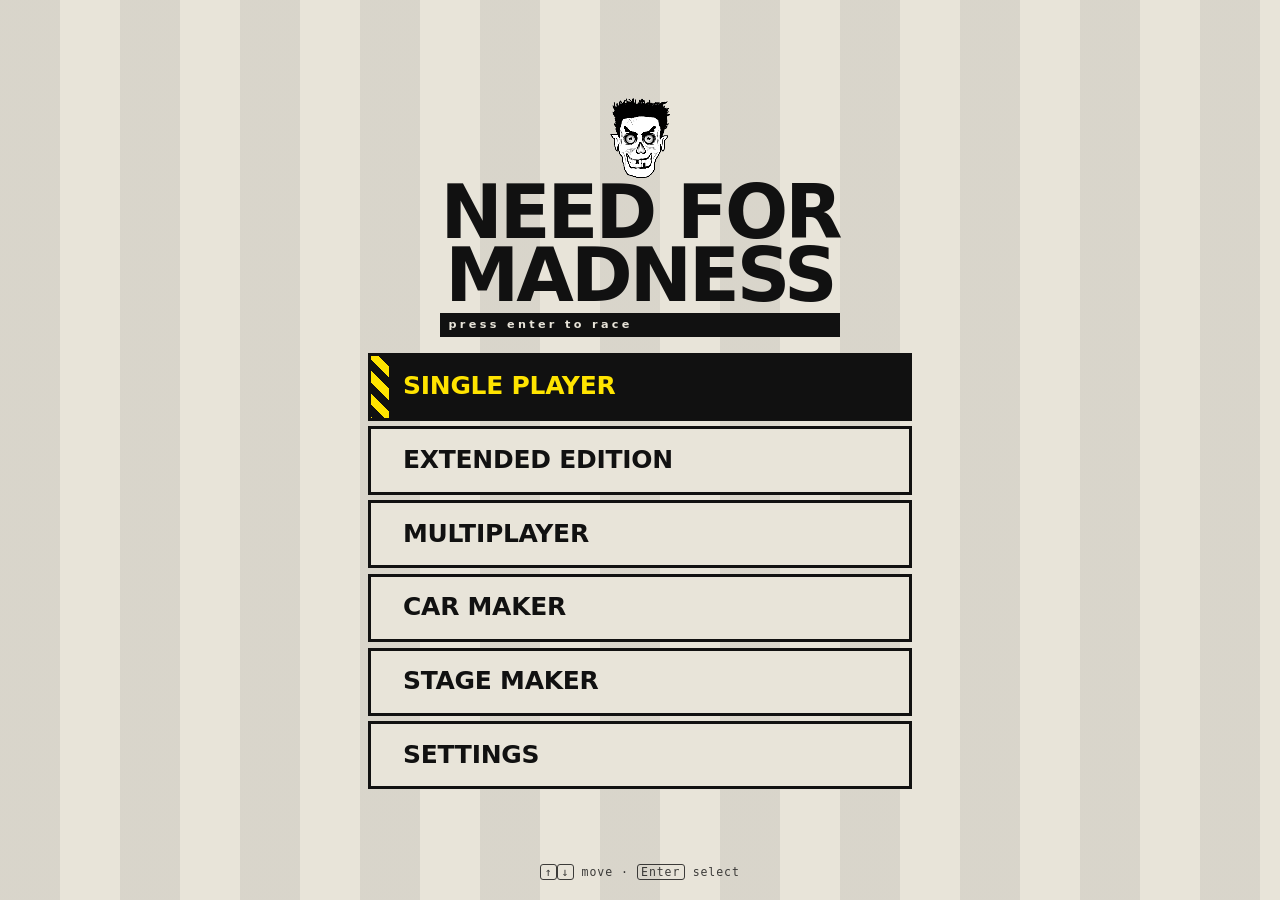
<file: web/ext/main.html>
<!doctype html>
<html lang="es">
<head>
<meta charset="utf-8">
<title>Need for Madness 2 Extended</title>
<style>
  html, body { margin: 0; height: 100%; background: #000; }
  body { display: flex; align-items: center; justify-content: center; }
  canvas { width: min(100vw, calc(100vh * 870 / 480)); aspect-ratio: 870 / 480; image-rendering: auto; outline: none; }
  #status { position: fixed; left: 8px; bottom: 6px; color: #aaa; font: 12px sans-serif; }
</style>
</head>
<body>
<canvas id="game" width="870" height="480" tabindex="0"></canvas>
<div id="status">cargando…</div>
<script type="module">
// Extended Mode v2.8 as the applet ran: GameSparker.init() + start(), its own
// run() loop (a generator stepped by jawt.Thread), Java 1.0 key/mouse events.
import { detectFpath, readBytes } from '../vfs.js';
import { devMode } from '../devmode.js';
import { Panel, System, knownFiles, preload } from './jawt.js';
import { MUSIC_FILES } from './musicfiles.js';
import { JGraphics } from './jgraphics.js';
import { GameSparker } from './GameSparker.js';

// a dev page: only with developer mode on (the launcher's Settings; devmode.js)
if (!devMode()) {
  location.replace('../../index.html');
  throw new Error('Extended dev page: developer mode is off');
}
const status = document.getElementById('status');
const canvas = document.getElementById('game');
try {
  await detectFpath('../../');   // this page is one level below web/
  const BOTS = [5, 9, 10, 11, 13, 14, 18, 20, 21].map((n) => `data/Files/Bots/stage${n}.radq`);
  await preload(['data/models.radq', 'data/images.radq', 'data/Files/tracks.radq', 'data/Files/careertracks.radq',
    'data/Files/classictracks.radq', 'data/Files/matchtracks.radq', ...BOTS], (p) => readBytes('ext/' + p));
  for (const [family, file] of [['Adventure', 'Adventure.ttf'], ['fifawelcome1.3', 'fifawelcome1.3.ttf']]) {
    const face = new FontFace(family, `url(../../ext/fonts/${file})`);
    document.fonts.add(await face.load());
  }
} catch (e) {
  status.textContent = 'error: ' + e.message;
  throw e;
}
status.remove();

knownFiles(MUSIC_FILES);
System.live = true;
Panel.graphicsFor = (c, w, h) => new JGraphics(c, w, h);
const gs = new GameSparker();
// Into Extended's own car select, then the race, as the base port's launcher
// opens the game's car select; Extended's other menus are skipped (they come
// last). ?mode=classic|career[&stage=N][&car=M]. run() hands readdata its
// xtGraphics and CheckPoints; fase -9 is what the menu does to open the car
// select (inishcarselect, then fase 7); its Enter sets fase 6476 (randomno sizes
// the field, fase 2 loads the stage). Classic mode rolls a stage 1-17 there,
// as the jar does, unless ?stage= asks for one.
const q = new URLSearchParams(location.search);
gs.readdata = function (xt, madness, checkpoints) {
  GameSparker.prototype.readdata.call(this, xt, madness, checkpoints);
  // the debug setup the jar captures use (diffrun.debug): every stage open, no beta wall
  xt.unlocked[0] = xt.realunlocked[0] = 27;
  xt.unlocked[1] = xt.realunlocked[1] = 30;
  xt.betalimit = 100;
  xt.statpoints.fill(999);
  xt.carpoints = 999;
  // What the jar's menu does on Career Mode / Classic Mode (xtGraphics.java:15198):
  // classic races only Extended's own cars, 23-38 (its car select stops BACK at 23),
  // so a lastcar below 23 becomes 38. Setting sc[0] = 0 here once let BACK walk to -1.
  if (q.has('car')) xt.lastcar = +q.get('car');
  // the menu stores laststage = checkpoints.stage before it opens (GameSparker.java:3207):
  // with no save that is CheckPoints' own 1
  xt.laststage = q.has('stage') ? +q.get('stage') : (xt.laststage || checkpoints.stage);
  xt.careermode = q.get('mode') === 'career';
  xt.classicmode = !xt.careermode;
  if (xt.classicmode && xt.lastcar < 23) xt.lastcar = 38;
  xt.sc[0] = xt.lastcar;
  xt.justcs = -1;
  xt.resetfase = false;
  xt.flipo = 0;
  checkpoints.stage = xt.laststage;
  xt.fase = -9;
  // Extended's main menu is not the way out yet: back to the launcher, as the base race returns
  xt.maini = () => { location.href = '../../index.html'; };
  if (q.has('stage')) {
    const pick = xt.carselect;
    xt.carselect = function (...a) {
      pick.apply(this, a);
      if (this.fase === 6476) checkpoints.stage = +q.get('stage');
    };
  }
  window.xt = xt; window.checkpoints = checkpoints;   // for the console
};
// ponytail: no saving yet (writedata needs ZipOutputStream); localStorage when careers matter
gs.writedata = () => {};
gs.screen = new JGraphics(canvas, 870, 480);
gs.canvas = canvas;
gs.init();
gs.start();

// Java 1.0 key codes: arrows 1004-1007, Enter 10, Esc 27, else the character.
const KEYS = { ArrowUp: 1004, ArrowDown: 1005, ArrowLeft: 1006, ArrowRight: 1007, Enter: 10, Escape: 27, Backspace: 8, Tab: 9,
  Home: 1000, End: 1001, PageUp: 1002, PageDown: 1003, F1: 1008, F2: 1009, F3: 1010, F4: 1011, F5: 1012, F6: 1013, F7: 1014, F8: 1015, F9: 1016, F10: 1017, F11: 1018, F12: 1019 };
const code = (e) => KEYS[e.key] ?? (e.key.length === 1 ? e.key.charCodeAt(0) : 0);
addEventListener('keydown', (e) => {
  // Esc on the car select leaves for the launcher, as the base port's car select does
  if (e.key === 'Escape' && window.xt?.fase === 7) { location.href = '../../index.html'; return; }
  const k = code(e); if (k) { gs.keyDown({}, k); e.preventDefault(); }
});
addEventListener('keyup', (e) => { const k = code(e); if (k) { gs.keyUp({}, k); e.preventDefault(); } });
const at = (e) => { const r = canvas.getBoundingClientRect(); return [Math.round((e.clientX - r.left) * 870 / r.width), Math.round((e.clientY - r.top) * 480 / r.height)]; };
canvas.addEventListener('mousedown', (e) => { gs.mouseDown({}, ...at(e)); canvas.focus(); });
canvas.addEventListener('mousemove', (e) => gs.mouseMove({}, ...at(e)));
canvas.focus();
window.gs = gs;   // for the console
</script>
</body>
</html>
</file>
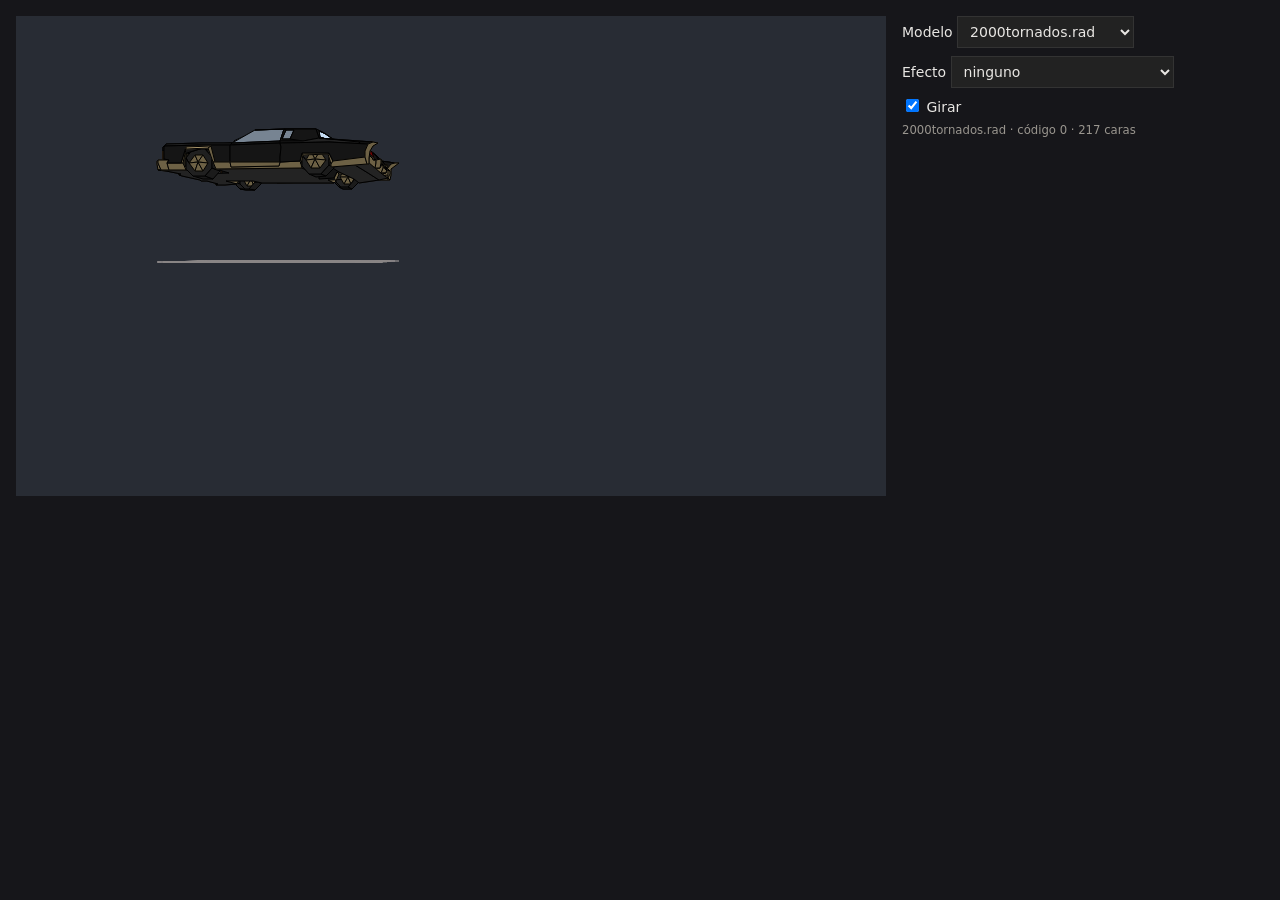
<file: web/ext/viewer.html>
<!doctype html>
<html lang="es">
<head>
<meta charset="utf-8">
<title>Visor de modelos Extended</title>
<!-- A developer page, not part of the game: draws Extended Mode's models with
     the transpiled ContO/Plane (web/ext/) on the Canvas2D Graphics, so the
     engine can be looked at before the race exists. Everything unlocked, every
     effect switchable. -->
<style>
  :root { --bg: #16161a; --fg: #e8e6e3; --mute: #9a968f; --line: #333; }
  body { margin: 0; background: var(--bg); color: var(--fg); font: 14px system-ui, sans-serif; display: flex; flex-wrap: wrap; gap: 16px; padding: 16px; }
  canvas { background: #000; width: min(870px, 100vw - 32px); height: auto; image-rendering: pixelated; }
  aside { display: grid; gap: 8px; align-content: start; min-width: 240px; }
  select, button, label { font: inherit; }
  select, button { background: #222; color: var(--fg); border: 1px solid var(--line); padding: 6px 8px; }
  small { color: var(--mute); }
</style>
</head>
<body>
<canvas id="c" width="870" height="480"></canvas>
<aside>
  <label>Modelo <select id="model"></select></label>
  <label>Efecto <select id="effect"></select></label>
  <label><input type="checkbox" id="spin" checked> Girar</label>
  <small id="info">cargando…</small>
</aside>
<script type="module">
import { detectFpath } from '../vfs.js';
import { CanvasGraphics } from '../canvas-graphics.js';
import { readRadq } from './radq.js';
import { ContO } from './ContO.js';
import { Medium } from './Medium.js';
import { Trackers } from './Trackers.js';
import { AS, modelCode } from './models.js';

const EFFECTS = {
  'ninguno': '',
  'fuego (setfire)': 'call:setfire',
  'teletransporte': 'c.teleported=true;c.telefade=128',
  'pieza invisible': 'c.invisiblepiece=100',
  'brillo': 'c.glowlines=true;c.glowcustom=true;c.glowcolour=[255,40,40];c.playerglow=true',
  'congelado': 'c.spatk=true;c.freeze=true',
  'fantasma + llamas verdes': 'c.shadowcar=true;c.greenflame=true;c.flameheight=3',
  'iluminado': 'c.lightup=true;c.outoftrack=true;c.floorguardian=true;c.dmgcolours=[200,60,60];c.spec=[90,20,160]',
  'electricidad': 'c.elec=true',
  'reparación': 'c.fix=true',
  'nieve': 'm.showsnow=true;m.snowno=40;m.snowheight=300',
  'sol (drawsun)': 'call:drawsun',
};

await detectFpath('../../');   // this page is one level below web/
const models = await readRadq('ext/data/models.radq');
const g = new CanvasGraphics(document.getElementById('c'), 870, 480);
const m = new Medium(), t = new Trackers();
const bases = new Map();
for (const [name, bytes] of models) bases.set(name, new ContO(0, bytes, m, t, null, modelCode(name)));

const $model = document.getElementById('model'), $effect = document.getElementById('effect');
const names = [...bases.keys()].sort((a, b) => modelCode(a) - modelCode(b));
$model.innerHTML = names.map((n) => `<option>${n}</option>`).join('');
$effect.innerHTML = Object.keys(EFFECTS).map((n) => `<option>${n}</option>`).join('');

let c, calls = [];
function setup() {
  c = new ContO(1, bases.get($model.value), 100, 60, 800, 30);
  c.m = new Medium();
  calls = [];
  for (const part of EFFECTS[$effect.value].split(';').filter(Boolean)) {
    if (part.startsWith('call:')) { const f = c[part.slice(5)]; if (f.length) calls.push(f); else f.call(c); continue; }
    const [k, v] = part.split('=');
    const val = v === 'true' ? true : v === 'false' ? false : v.startsWith('[') ? Int32Array.from(JSON.parse(v)) : Number(v);
    (k.startsWith('c.') ? c : c.m)[k.slice(2)] = val;
  }
  document.getElementById('info').textContent = `${$model.value} · código ${modelCode($model.value)} · ${c.npl} caras`;
}
$model.onchange = $effect.onchange = setup;
setup();

function frame() {
  g.setColor(40, 44, 52); g.fillRect(0, 0, 870, 480);
  if (document.getElementById('spin').checked) c.xz = (c.xz + 2) % 360;
  c.d(g);
  for (const f of calls) f.call(c, g);
  requestAnimationFrame(frame);
}
frame();
</script>
</body>
</html>
</file>
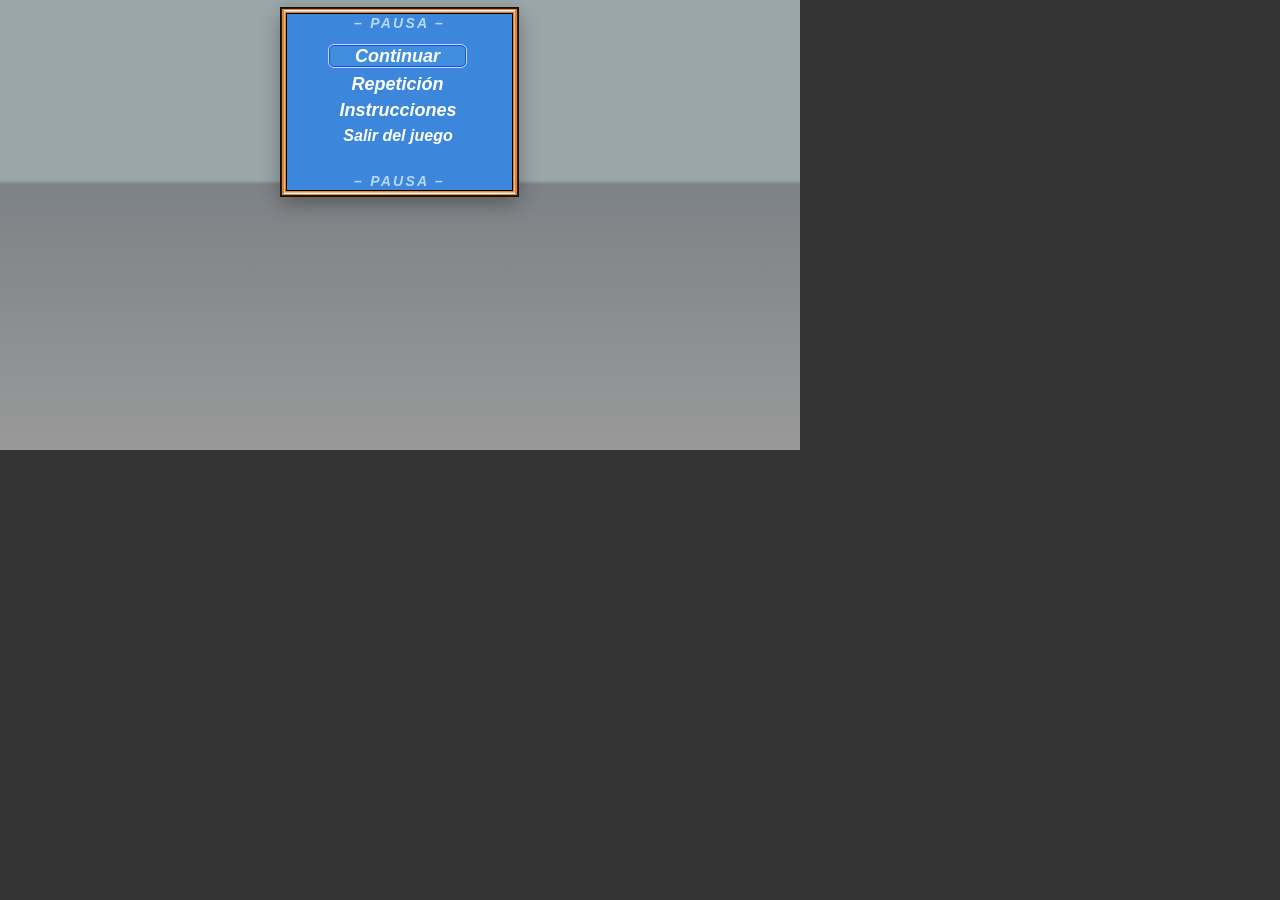
<file: web/tools/pause-es-preview.html>
<!doctype html>
<html lang="es"><meta charset="utf-8"><title>Pause art preview</title>
<link rel="stylesheet" href="../race-ui.css">
<style>
  body { margin: 0; background: #333; }
  #stage { position: relative; width: 800px; height: 450px; background: linear-gradient(#9ba6a9 40%, #7d8286 41%, #999); }
</style>
<div id="stage"></div>
<script type="module">
  import { setLang, translateDocument } from '../i18n.js';
  import { createRaceMenu } from '../race-ui.js';
  import { readZip, setFpath } from '../vfs.js';
  import { spanishPauseBackground } from '../ui-sprites-es.js';
  setLang('es');
  setFpath('../../');
  const zip = await readZip('data/images.zip');
  const original = await createImageBitmap(new Blob([zip.get('paused.gif')], { type: 'image/gif' }));
  const background = spanishPauseBackground(original);
  const source = new OffscreenCanvas(original.width, original.height);
  source.getContext('2d').drawImage(original, 0, 0);
  const a = source.getContext('2d').getImageData(0, 0, original.width, original.height).data;
  const b = background.getContext('2d').getImageData(0, 0, original.width, original.height).data;
  for (let y = 0; y < original.height; y++) {
    for (let x = 0; x < original.width; x++) {
      if (x >= 6 && x < 231 && y >= 6 && y < 182) continue;
      const p = (y * original.width + x) * 4;
      for (let c = 0; c < 4; c++) {
        if (a[p + c] !== b[p + c]) throw new Error(`pause border changed at ${x},${y}`);
      }
    }
  }
  const menu = createRaceMenu(document.getElementById('stage'), {
    multiplayer: false, pauseArt: URL.createObjectURL(await background.convertToBlob()),
    pauseArtBackgroundOnly: true, onLeave() {}, onReplay() {},
    onSkipReplay() {}, onToggle() {},
  });
  translateDocument();
  menu.show();
  document.body.dataset.border = 'exact';
</script>
</html>
</file>
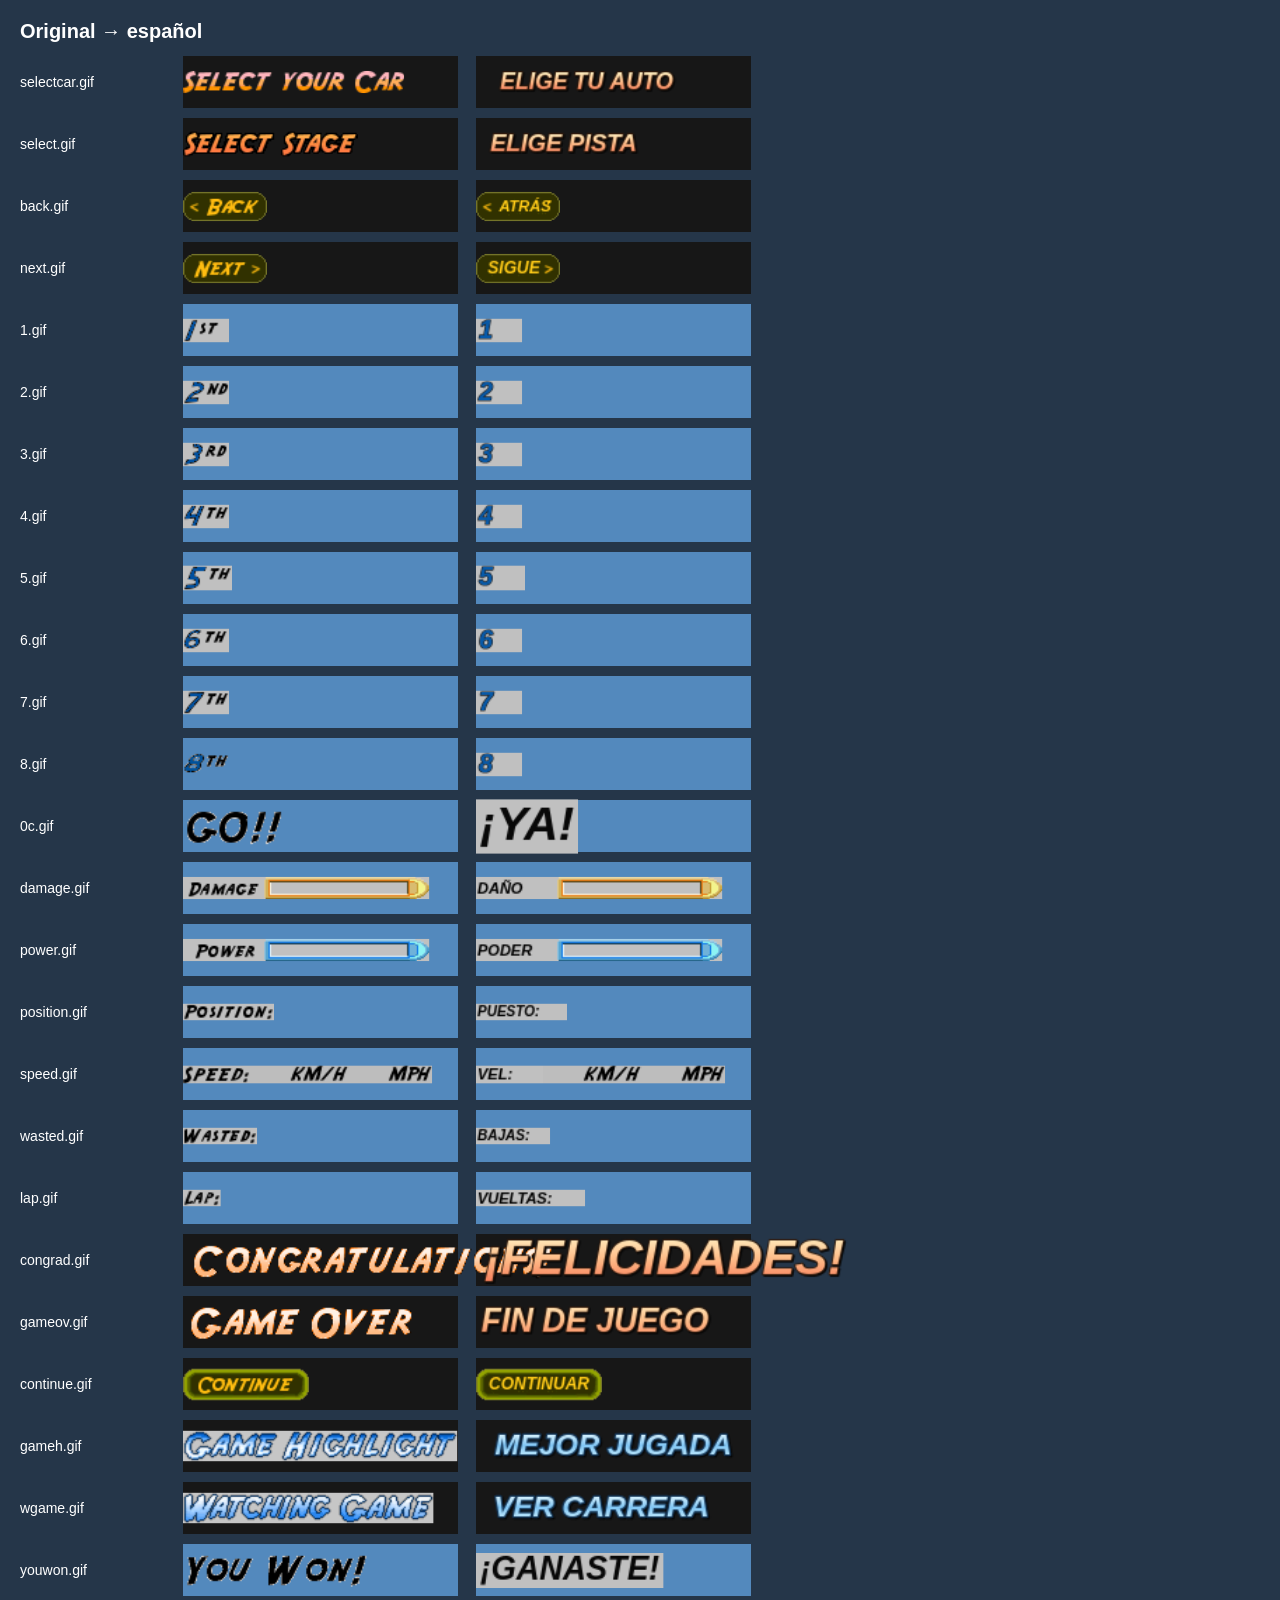
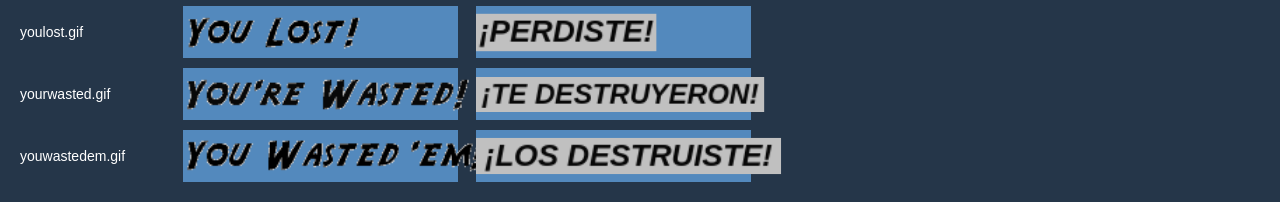
<file: web/tools/ui-sprites-preview.html>
<!doctype html>
<html lang="es">
<meta charset="utf-8">
<title>Need for Madness — Spanish UI sprite comparison</title>
<style>
  body { margin: 20px; background: #253649; color: #fff; font: 14px Arial; }
  .row { display: flex; gap: 18px; align-items: center; margin: 0 0 10px; min-height: 50px; }
  .name { width: 145px; flex: none; }
  .sprite { width: 275px; height: 52px; display: flex; align-items: center; background: #5389bd; }
  .sprite img, .sprite canvas { transform: scale(1.4); transform-origin: left center; image-rendering: auto; }
  .sprite.dark { background: #171717; }
  h1 { font-size: 20px; }
</style>
<h1>Original → español</h1>
<div id="list"></div>
<script type="module">
  import { readZip, setFpath } from '../vfs.js';
  import { spanishSprite } from '../ui-sprites-es.js';
  setFpath('../../');
  const zip = await readZip('data/images.zip');
  const names = ['selectcar.gif', 'select.gif', 'back.gif', 'next.gif',
    '1.gif', '2.gif', '3.gif', '4.gif', '5.gif', '6.gif', '7.gif', '8.gif',
    '0c.gif', 'damage.gif', 'power.gif',
    'position.gif', 'speed.gif', 'wasted.gif', 'lap.gif', 'congrad.gif',
    'gameov.gif', 'continue.gif', 'gameh.gif', 'wgame.gif', 'youwon.gif',
    'youlost.gif', 'yourwasted.gif', 'youwastedem.gif'];
  for (const name of names) {
    const original = await createImageBitmap(new Blob([zip.get(name)], { type: 'image/gif' }));
    const row = document.createElement('div');
    row.className = 'row';
    row.innerHTML = `<div class="name">${name}</div><div class="sprite"></div><div class="sprite"></div>`;
    const canvases = row.querySelectorAll('.sprite');
    if (/^(congrad|gameov|continue|select|back|next|gameh|wgame)/.test(name)) {
      canvases.forEach((el) => el.classList.add('dark'));
    }
    const old = document.createElement('canvas');
    old.width = original.width; old.height = original.height;
    old.getContext('2d').drawImage(original, 0, 0);
    canvases[0].append(old);
    const art = spanishSprite(name, original);
    const translated = document.createElement('canvas');
    translated.width = art.width; translated.height = art.height;
    translated.getContext('2d').drawImage(art, 0, 0);
    canvases[1].append(translated);
    document.getElementById('list').append(row);
  }
  document.body.dataset.ready = 'true';
</script>
</html>
</file>
<file: web/styles.css>
/* ---------------------------------------------------------------------------
   The `slab` design language, shared by every page of the port: the launcher
   (index.html), the car maker (web/careditor.html), and the stage maker when
   it lands. It was a theme in web/menu-mockups.html first.

   Flat outlines, no radii, no drop shadows, paper and ink with one hazard
   yellow, and a selection that INVERTS rather than tinting. What lives here is
   only what more than one page needs: the tokens, the backdrop, and the three
   animations. Page-specific furniture stays inline in the page -- the
   launcher's menu rows are not primitives, and neither are the editor's
   sliders.

   Loaded BEFORE each page's own <style>, so a page can override any of this.
--------------------------------------------------------------------------- */
:root {
  --ink: #111;          /* every border, every rule, the inverted fill */
  --paper: #e8e4d9;
  --hi: #ffe400;        /* legible on ink only -- never put it on paper */
  --warn: #ff3b00;      /* the strobe's second colour; also errors and focus */
  --mono: ui-monospace, Menlo, Consolas, monospace;
  --slab: "Arial Black", "Helvetica Neue", system-ui, sans-serif;
}
* { box-sizing: border-box; }

/* The backdrop is CSS, not a canvas. It is a repeating pattern under a fixed
   transform, so a compositor-only translate reproduces it exactly at zero CPU
   -- the mockup's rAF loop existed only because it was painting one. The strip
   overhangs by more than one period and travels exactly one period, so the
   loop is seamless. */
#bg { position: fixed; inset: 0; z-index: 0; overflow: hidden; background: var(--paper); }
#bg::before {
  content: ""; position: absolute; top: 0; bottom: 0; left: -240px; right: -240px;
  background: repeating-linear-gradient(90deg, #11111112 0 60px, #0000 60px 120px);
  animation: drift 4s linear infinite;
}
@keyframes drift { to { transform: translateX(120px); } }

/* 45° stripes with a 16px period repeat exactly every 16/sin45 = 22.627px of
   travel, so one period of TRANSFORM is a seamless loop. Animating
   background-position instead put the phase on subpixel boundaries and the
   seam visibly twitched. The rail is 18px wide and overhangs its box top and
   bottom, so whatever carries it must clip. */
@keyframes hazard { from { transform: translateY(0); } to { transform: translateY(-22.627px); } }
@keyframes slabStrobe { 0% { border-color: var(--hi); } 100% { border-color: var(--warn); } }

@media (prefers-reduced-motion: reduce) {
  /* the backdrop stays VISIBLE; it just stops moving */
  #bg::before { animation: none !important; }
}
</file>
<file: web/race-ui.css>
.race-menu[hidden], .race-menu [hidden] { display: none; }
#stage.race-menu-open:not(.race-menu-online) canvas { filter: grayscale(1) brightness(1.04) blur(1px); }
#stage.race-menu-open + #log { display: none; }
.race-menu {
  position: absolute;
  inset: 0;
  z-index: 3;
  color: #fff;
  font: 700 italic 18px/1 Arial, sans-serif;
}
.race-menu__panel {
  position: absolute;
  left: 281px;
  top: 8px;
  width: 237px;
  height: 188px;
  box-sizing: border-box;
  background: #3e82ce;
  border: 3px double #f4a452;
  box-shadow: 0 0 0 1px #111, 0 7px 20px #0005;
}
.race-menu--online .race-menu__panel { background: rgb(30 67 110 / 82%); }
.race-menu__art {
  position: absolute;
  inset: -3px;
  z-index: 2;
  width: 237px;
  height: 188px;
  pointer-events: none;
  image-rendering: auto;
}
.race-menu--art-bg .race-menu__art { z-index: 0; }
.race-menu--art-bg .race-menu__title,
.race-menu--art-bg .race-menu__footer { z-index: 1; }
.race-menu__title, .race-menu__footer {
  position: absolute;
  left: 0;
  right: 0;
  color: #b8d7ff;
  font: italic 700 14px/1 "Arial Black", Arial, sans-serif;
  letter-spacing: .16em;
  text-align: center;
}
.race-menu__title { top: 5px; }
.race-menu__footer { bottom: 5px; }
.race-menu--art .race-menu__title, .race-menu--art .race-menu__footer,
.race-menu--art .race-menu__choice span { visibility: hidden; }
.race-menu__choice {
  position: absolute;
  z-index: 1;
  height: 22px;
  padding: 0;
  border: 1px solid transparent;
  border-radius: 5px;
  background: transparent;
  color: #fff;
  font: 900 italic 18px/20px "Arial Black", Arial, sans-serif;
  text-align: center;
  white-space: nowrap;
  cursor: pointer;
}
.race-menu__choice--0 { left: 45px; top: 34px; width: 137px; }
.race-menu__choice--1 { left: 36px; top: 62px; width: 155px; }
.race-menu__choice--2 { left: 19px; top: 88px; width: 190px; }
.race-menu__choice--3 { left: 57px; top: 114px; width: 109px; }
html:lang(es) .race-menu__choice--3 { left: 29px; width: 170px; font-size: 16px; }
.race-menu__choice.is-selected, .race-menu__choice:hover {
  background: #408fdf;
  border-color: #0059df;
}
.race-menu__choice:focus-visible { outline: 1px solid #e1c8ff; }
.race-menu--online .race-menu__choice--0 { top: 56px; }
.race-menu--online .race-menu__choice--1 { left: 57px; top: 94px; width: 109px; }
/* xtGraphics.cantreply(): fillRoundRect(200, 73, 400, 23, 7, 20) in
   (64, 143, 223) with a (0, 89, 223) outline, and the text centred in white
   over a 1px black shadow (drawcs type 1). Game-space pixels, like the rest
   of the menu. */
.race-menu__notice {
  position: absolute;
  left: 200px;
  top: 73px;
  width: 400px;
  min-height: 23px;
  box-sizing: border-box;
  padding: 4px 8px;
  border: 1px solid rgb(0, 89, 223);
  border-radius: 4px / 10px;
  background: rgb(64, 143, 223);
  color: #fff;
  text-shadow: 1px 1px 0 #000;
  font: bold 11px/1.3 Arial, sans-serif;
  text-align: center;
  /* Over the pause panel: the Java draws it onto the frozen pause screen. */
  z-index: 2;
}
.race-menu__guide {
  position: absolute;
  left: 202px;
  top: 45px;
  width: 396px;
  box-sizing: border-box;
  padding: 22px;
  border: 3px double #f4a452;
  background: rgb(30 67 110 / 96%);
  box-shadow: 0 7px 20px #0007;
  font: normal 14px/1.4 Arial, sans-serif;
}
.race-menu__guide h2 { margin: 0 0 12px; font: 700 italic 22px/1 Arial, sans-serif; }
.race-menu__guide p { margin: 8px 0; }
.race-menu__guide button {
  margin-top: 10px;
  padding: 7px 10px;
  border: 1px solid #b8d7ff;
  background: #408fdf;
  color: #fff;
  font: 700 13px Arial, sans-serif;
  cursor: pointer;
}
.race-menu__replay {
  position: absolute;
  left: 224px;
  bottom: 14px;
  width: 352px;
  box-sizing: border-box;
  padding: 12px 16px 10px;
  border: 2px solid #f4a452;
  background: rgb(20 39 63 / 88%);
  box-shadow: 0 3px 16px #0008;
  text-align: center;
  font: 12px/1.3 Arial, sans-serif;
}
#stage.race-menu-highlight .race-menu__replay {
  left: 184px;
  bottom: 20px;
  width: 432px;
  padding: 15px 20px 13px;
  border-width: 2px;
  background: rgb(12 25 42 / 91%);
  box-shadow: 0 8px 32px #0009;
  backdrop-filter: blur(5px);
}
#stage.race-menu-highlight .race-menu__replay-title {
  color: #fff;
  font-size: 18px;
  letter-spacing: .1em;
  text-shadow: 0 2px 8px #000;
}
.race-menu__replay-title {
  margin-bottom: 7px;
  color: #b8d7ff;
  font: 700 italic 15px/1 Arial, sans-serif;
  letter-spacing: .14em;
}
.race-menu__replay-track {
  height: 7px;
  overflow: hidden;
  border: 1px solid #b8d7ff;
  background: #101820;
}
.race-menu__replay-track i {
  display: block;
  width: 0;
  height: 100%;
  background: #408fdf;
  transition: width 50ms linear;
}
.race-menu__replay-status { margin-top: 4px; color: #fff; }
.race-menu__replay-hint { margin: 4px 0 6px; color: #d8e8fa; }
.race-menu__replay button {
  padding: 5px 9px;
  border: 1px solid #b8d7ff;
  background: #408fdf;
  color: #fff;
  font: 700 12px Arial, sans-serif;
  cursor: pointer;
}
</file>
